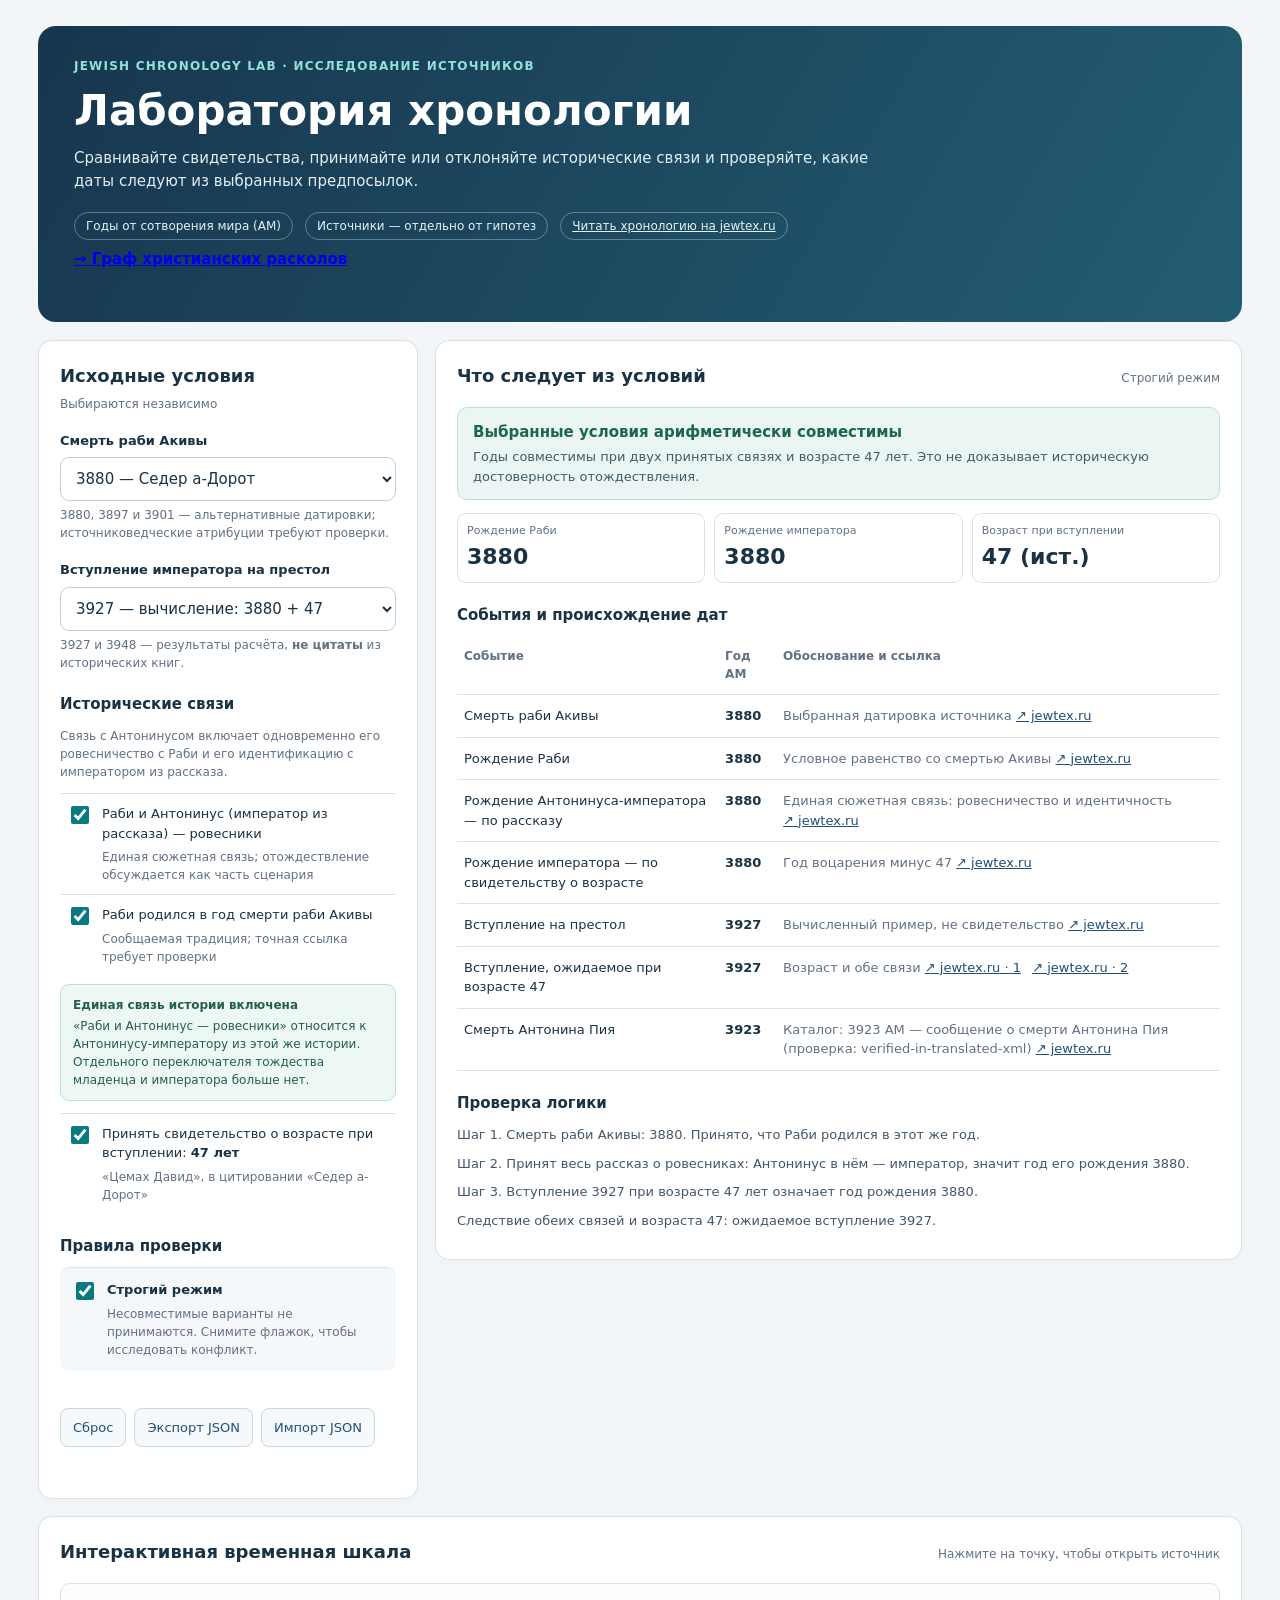
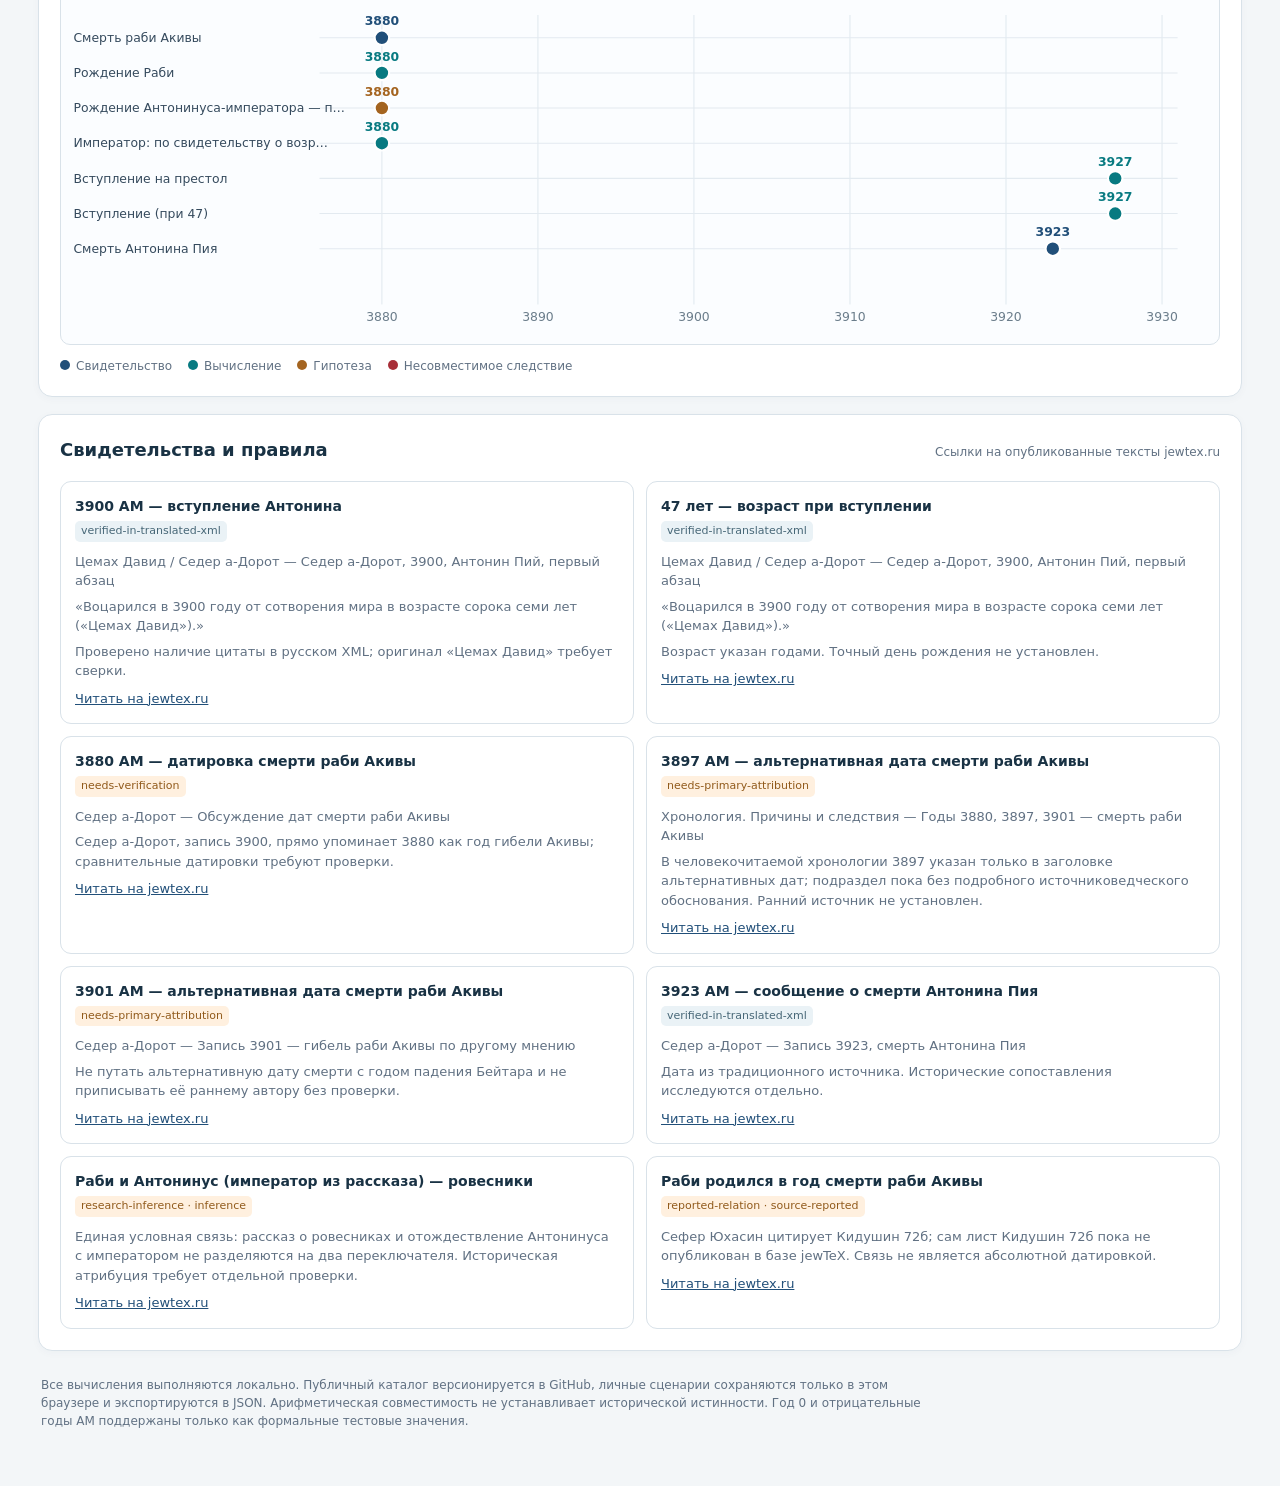
<file: index.html>
<!doctype html>
<html lang="ru">
<head>
<meta charset="utf-8">
<meta name="viewport" content="width=device-width,initial-scale=1">
<meta name="theme-color" content="#17354e">
<title>Лаборатория еврейской хронологии</title>
<link rel="stylesheet" href="./src/style.css">
<script type="module" src="./src/app.mjs"></script>
</head>
<body>
<main class="shell">
<header class="hero">
<div class="eyebrow">Jewish Chronology Lab · Исследование источников</div>
<h1>Лаборатория хронологии</h1>
<p>Сравнивайте свидетельства, принимайте или отклоняйте исторические связи и проверяйте, какие даты следуют из выбранных предпосылок.</p>
<div class="meta"><span>Годы от сотворения мира (АМ)</span><span>Источники — отдельно от гипотез</span><a href="https://jewtex.ru/open/lastov_ishayahu/chronos/chapter=3900/" target="_blank" rel="noopener noreferrer">Читать хронологию на jewtex.ru</a></div>
<p><a href="./christianity/" style="font-weight:700">→ Граф христианских расколов</a></p>
</header>
<div class="layout">
<section class="panel controls" aria-labelledby="controls-title">
<div class="section-heading"><h2 id="controls-title">Исходные условия</h2><span class="subtle">Выбираются независимо</span></div>
<div class="field"><label for="akiva">Смерть раби Акивы</label>
<select id="akiva"></select>
<div class="range-fields" id="akiva-custom-wrap" hidden><label>От <input id="akiva-min" type="number" min="-100000" max="100000" step="1"></label><label>До <input id="akiva-max" type="number" min="-100000" max="100000" step="1"></label></div>
<small>3880, 3897 и 3901 — альтернативные датировки; источниковедческие атрибуции требуют проверки.</small></div>
<div class="field"><label for="accession">Вступление императора на престол</label>
<select id="accession"></select>
<div class="range-fields" id="accession-custom-wrap" hidden><label>От <input id="accession-min" type="number" min="-100000" max="100000" step="1"></label><label>До <input id="accession-max" type="number" min="-100000" max="100000" step="1"></label></div>
<small>3927 и 3948 — результаты расчёта, <b>не цитаты</b> из исторических книг.</small></div>
<h3>Исторические связи</h3>
<p class="subtle">Связь с Антонинусом включает одновременно его ровесничество с Раби и его идентификацию с императором из рассказа.</p>
<div id="constraints"></div>
<div id="assumption-info" class="assumption-info" role="status" aria-live="polite"></div>
<label class="toggle" id="age-label"><input type="checkbox" id="source-age"><span>Принять свидетельство о возрасте при вступлении: <b>47 лет</b><small>«Цемах Давид», в цитировании «Седер а-Дорот»</small></span></label>
<h3>Правила проверки</h3>
<label class="toggle mode"><input type="checkbox" id="strict"><span><b>Строгий режим</b><small>Несовместимые варианты не принимаются. Снимите флажок, чтобы исследовать конфликт.</small></span></label>
<div id="ui-notice" class="notice" role="status" aria-live="polite"></div>
<div class="actions">
<button type="button" id="reset">Сброс</button>
<button type="button" id="export">Экспорт JSON</button>
<label class="import-button">Импорт JSON<input type="file" id="import" accept="application/json,.json"></label>
</div>
<div id="save-status" class="save-note" aria-live="polite"></div>
</section>
<section class="panel results" aria-labelledby="result-title">
<div class="section-heading"><h2 id="result-title">Что следует из условий</h2><span class="subtle" id="result-mode"></span></div>
<div id="status" role="status" aria-live="polite"></div>
<div class="stats">
<div class="stat"><small>Рождение Раби</small><strong id="rabbi-year">—</strong></div>
<div class="stat"><small>Рождение императора</small><strong id="emperor-year">—</strong></div>
<div class="stat"><small>Возраст при вступлении</small><strong id="age">—</strong></div>
</div>
<h3>События и происхождение дат</h3>
<div class="table-scroll"><table><thead><tr><th>Событие</th><th>Год АМ</th><th>Обоснование и ссылка</th></tr></thead><tbody id="rows"></tbody></table></div>
<h3>Проверка логики</h3><div id="explanation" class="explanation"></div>
</section>
<section class="panel full">
<div class="section-heading"><h2>Интерактивная временная шкала</h2><span class="subtle">Нажмите на точку, чтобы открыть источник</span></div>
<div class="timeline-scroll"><svg id="timeline" role="img" aria-label="Временная шкала дат по выбранным условиям" viewBox="0 0 1120 355"></svg></div>
<p class="legend"><span><i class="dot source-dot"></i>Свидетельство</span><span><i class="dot inferred-dot"></i>Вычисление</span><span><i class="dot hypothesis-dot"></i>Гипотеза</span><span><i class="dot conflict-dot"></i>Несовместимое следствие</span></p>
</section>
<section class="panel full">
<div class="section-heading"><h2>Свидетельства и правила</h2><span class="subtle">Ссылки на опубликованные тексты jewtex.ru</span></div>
<div id="sources" class="sources"></div>
</section>
</div>
<footer>Все вычисления выполняются локально. Публичный каталог версионируется в GitHub, личные сценарии сохраняются только в этом браузере и экспортируются в JSON. Арифметическая совместимость не устанавливает исторической истинности. Год 0 и отрицательные годы АМ поддержаны только как формальные тестовые значения.</footer>
</main>
</body></html>
</file>
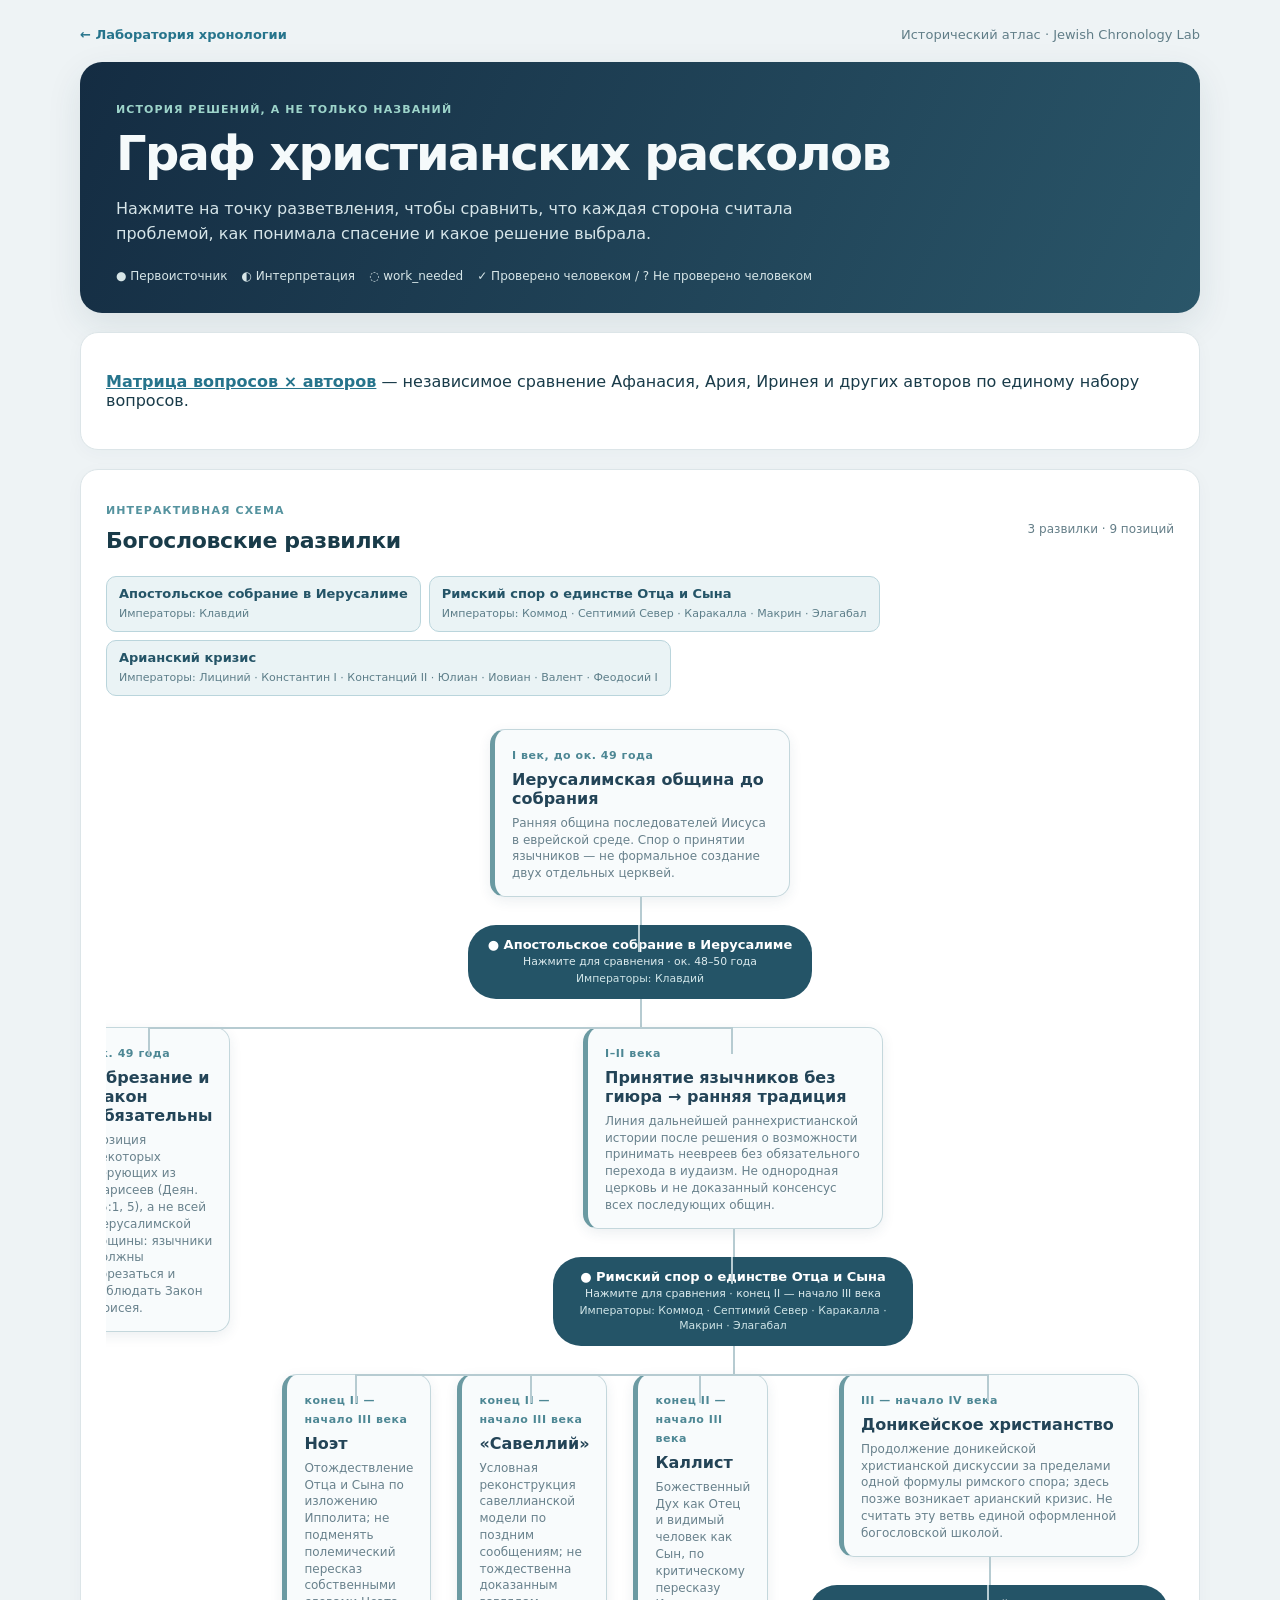
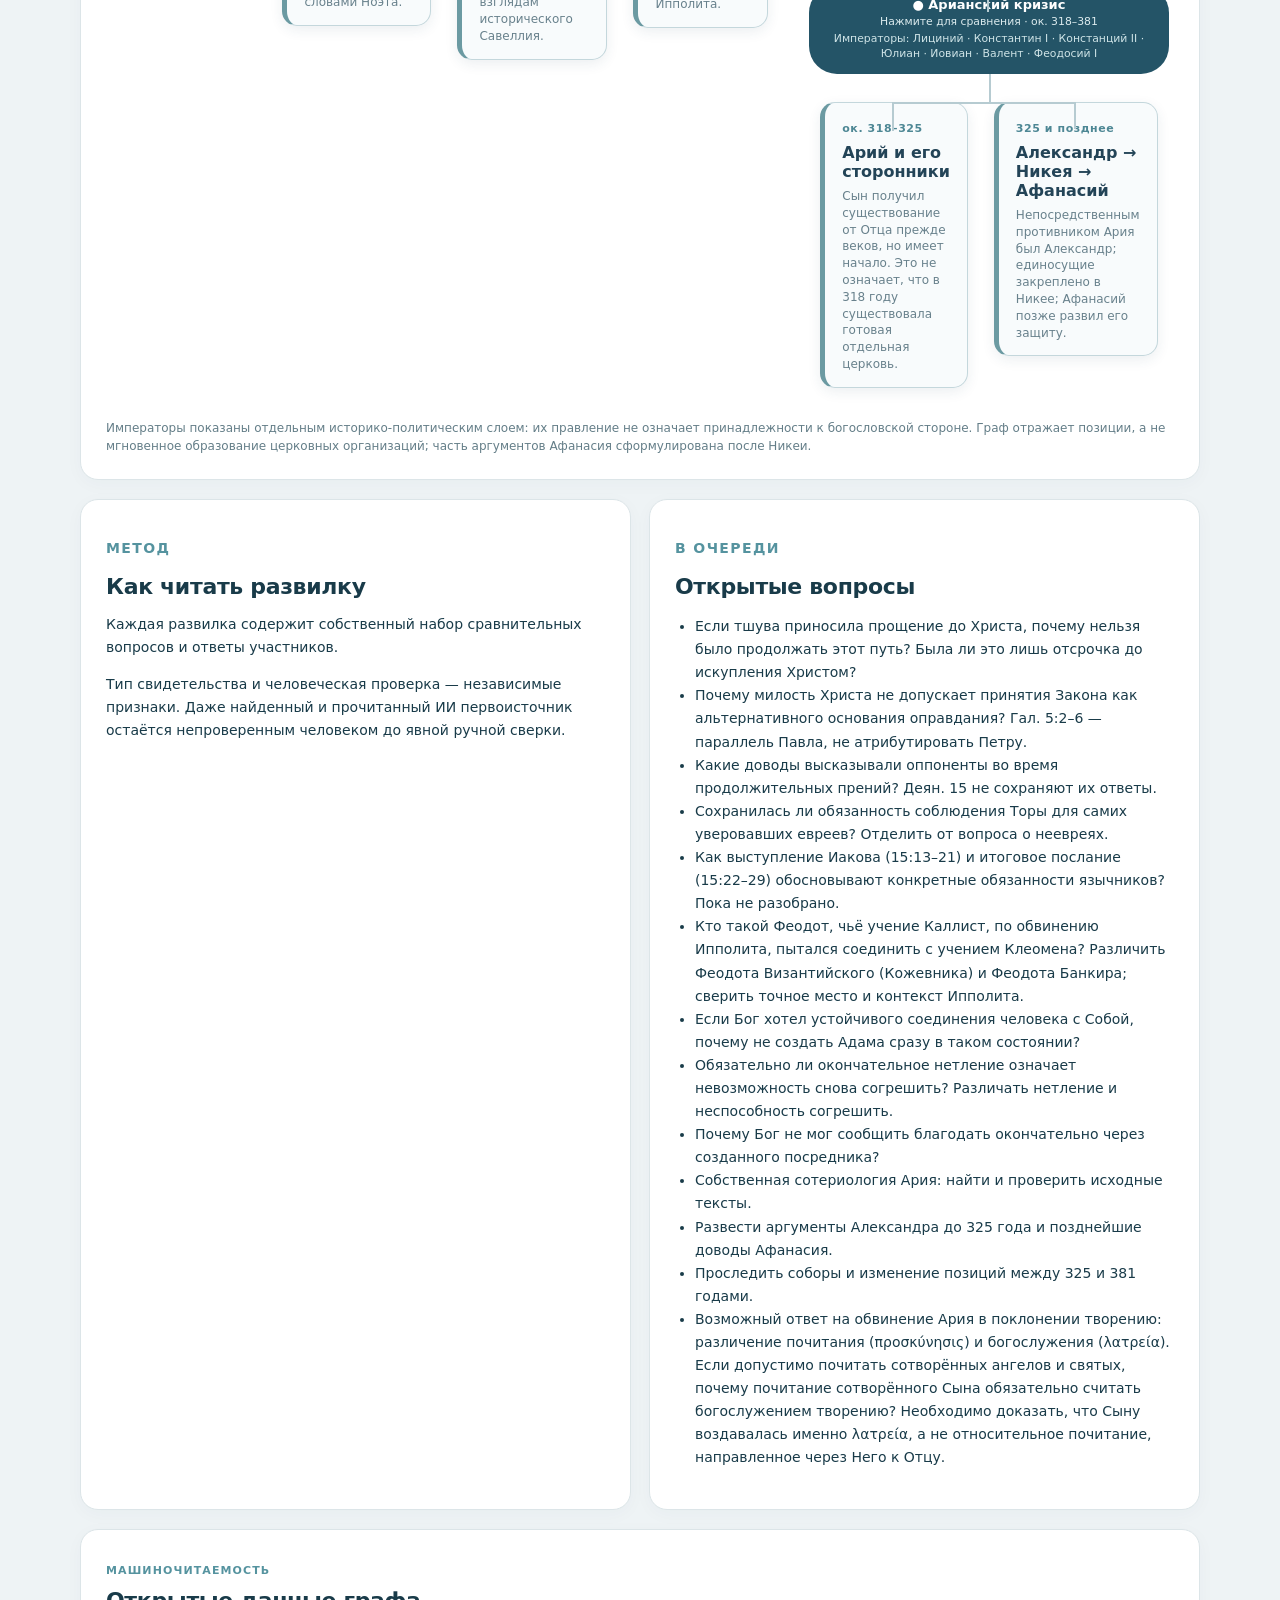
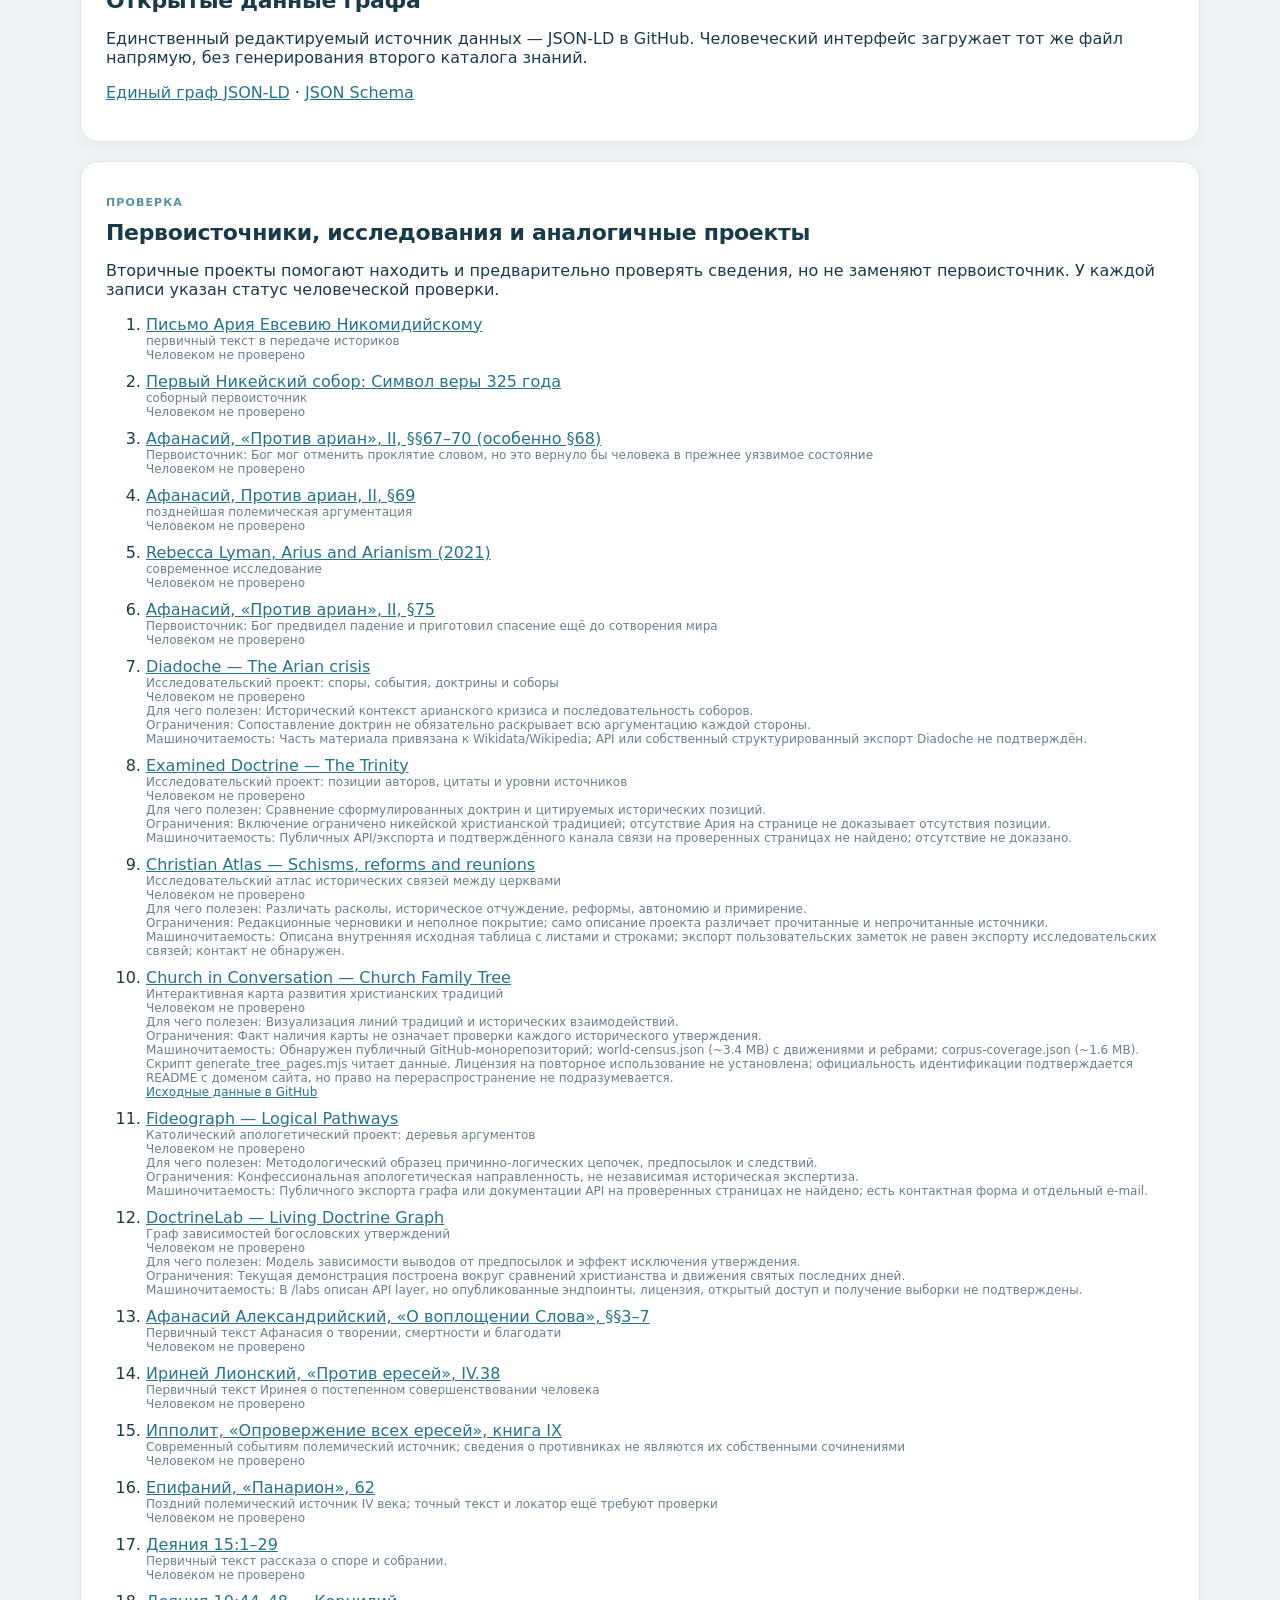
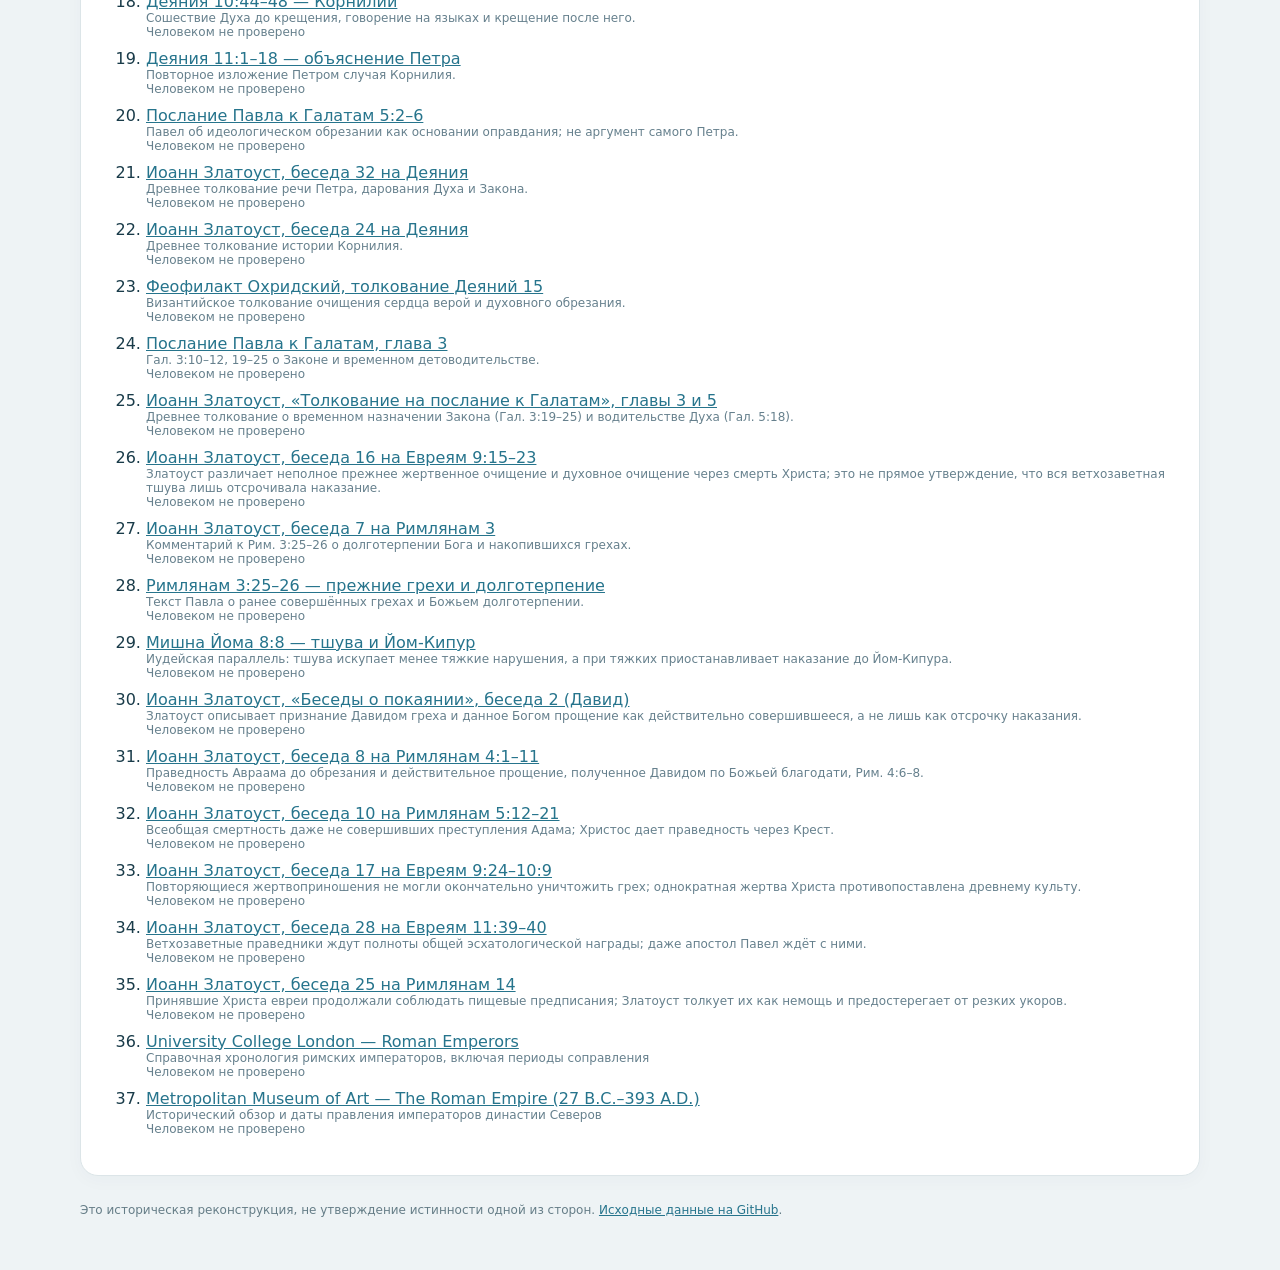
<file: christianity/index.html>
<!doctype html>
<html lang="ru"><head><meta charset="utf-8"><meta name="viewport" content="width=device-width,initial-scale=1">
<title>Граф христианских расколов · Лаборатория истории</title><link rel="stylesheet" href="./style.css?v=20261119-3">
<script type="module" src="./app.mjs?v=20261119-3"></script></head><body><main class="page">
<nav><a href="../">← Лаборатория хронологии</a><span>Исторический атлас · Jewish Chronology Lab</span></nav>
<header class="hero"><p class="eyebrow">История решений, а не только названий</p><h1>Граф христианских расколов</h1>
<p>Нажмите на точку разветвления, чтобы сравнить, что каждая сторона считала проблемой, как понимала спасение и какое решение выбрала.</p>
<div class="legend"><span>● Первоисточник</span><span>◐ Интерпретация</span><span>◌ work_needed</span><span>✓ Проверено человеком / ? Не проверено человеком</span></div></header>
<section class="panel"><p><a href="./matrix.html"><strong>Матрица вопросов × авторов</strong></a> — независимое сравнение Афанасия, Ария, Иринея и других авторов по единому набору вопросов.</p></section>
<section class="panel"><div class="heading"><div><p class="eyebrow">Интерактивная схема</p><h2>Богословские развилки</h2></div><small id="graph-coverage">Граф и полосы императоров прокручиваются по горизонтали</small></div>
<div id="split-index" class="split-index" aria-label="Доступные богословские развилки">Загрузка…</div>
<div class="scroll-graph" tabindex="0" aria-label="Интерактивный граф исторических позиций"><div id="graph">Загрузка…</div></div>
<p class="disclaimer">Императоры показаны отдельным историко-политическим слоем: их правление не означает принадлежности к богословской стороне. Граф отражает позиции, а не мгновенное образование церковных организаций; часть аргументов Афанасия сформулирована после Никеи.</p></section>
<div class="twocol"><section class="panel"><p class="eyebrow">Метод</p><h2>Как читать развилку</h2><p>Каждая развилка содержит собственный набор сравнительных вопросов и ответы участников.</p><p>Тип свидетельства и человеческая проверка — независимые признаки. Даже найденный и прочитанный ИИ первоисточник остаётся непроверенным человеком до явной ручной сверки.</p></section>
<section class="panel"><p class="eyebrow">В очереди</p><h2>Открытые вопросы</h2><ul id="todo"></ul></section></div>
<section class="panel"><p class="eyebrow">Машиночитаемость</p><h2>Открытые данные графа</h2><p>Единственный редактируемый источник данных — JSON-LD в GitHub. Человеческий интерфейс загружает тот же файл напрямую, без генерирования второго каталога знаний.</p><p><a href="./data/graph.jsonld" type="application/ld+json">Единый граф JSON-LD</a> · <a href="./data/schema.json">JSON Schema</a></p></section><section class="panel"><p class="eyebrow">Проверка</p><h2>Первоисточники, исследования и аналогичные проекты</h2><p>Вторичные проекты помогают находить и предварительно проверять сведения, но не заменяют первоисточник. У каждой записи указан статус человеческой проверки.</p><ol id="sources"></ol></section>
<footer>Это историческая реконструкция, не утверждение истинности одной из сторон. <a href="https://github.com/Ishayahu/jewish-chrono/tree/main/christianity">Исходные данные на GitHub</a>.</footer></main>
<dialog id="dialog" aria-labelledby="dialog-title"><div class="dialog-content"><div class="heading"><div><p class="eyebrow" id="dialog-subtitle"></p><h2 id="dialog-title"></h2></div><button class="close" id="close" type="button" aria-label="Закрыть">×</button></div><div id="dialog-body"></div></div></dialog>
</body></html>
</file>
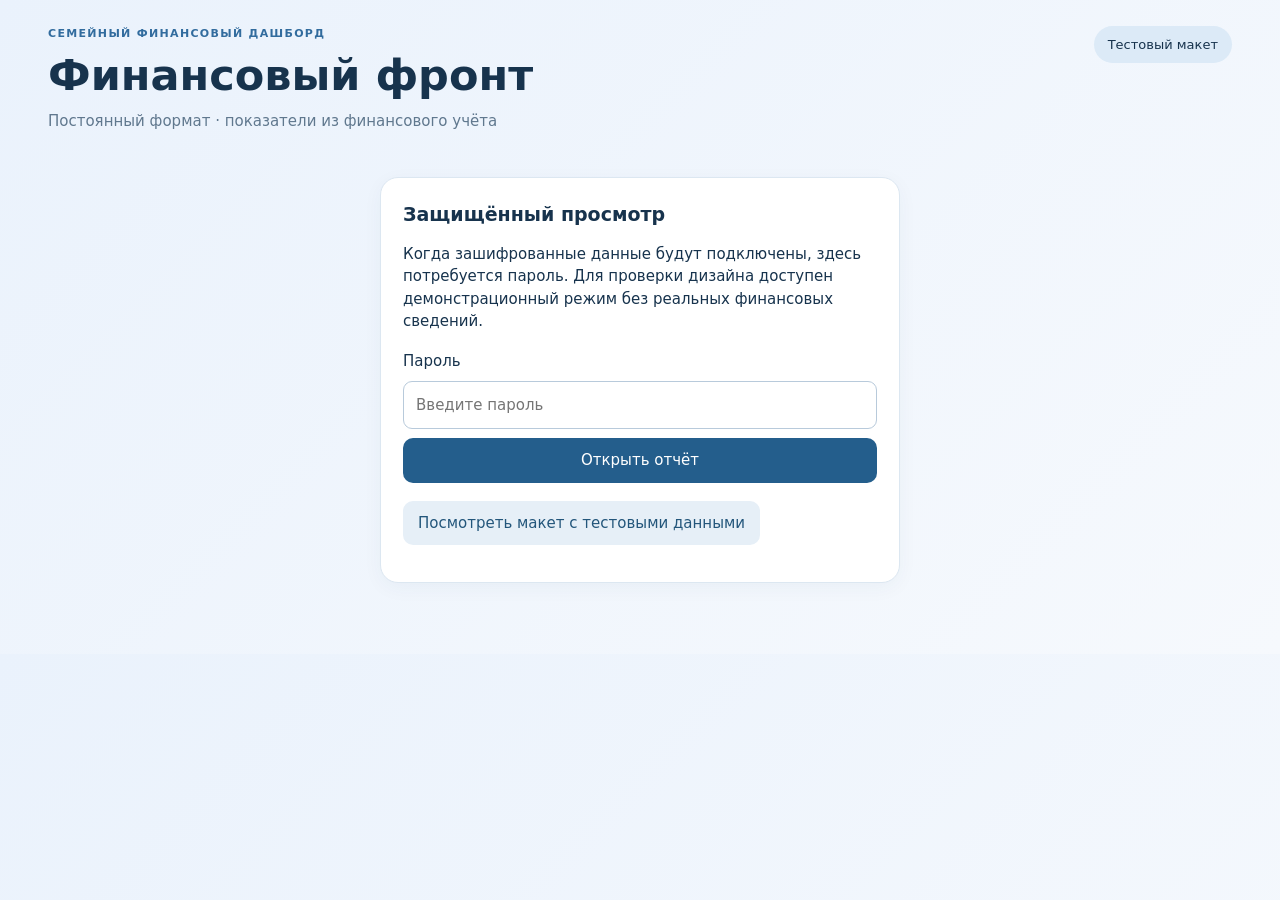
<file: finance/index.html>
<!doctype html>
<html lang="ru"><head><meta charset="utf-8"><meta name="viewport" content="width=device-width,initial-scale=1"><meta name="referrer" content="no-referrer"><meta http-equiv="Content-Security-Policy" content="default-src 'none'; script-src 'self'; style-src 'self'; connect-src 'self'; img-src 'self'; base-uri 'none'; form-action 'none'"><title>Финансовый фронт семьи</title><link rel="stylesheet" href="./style.css?v=rolling-cycle-1"></head>
<body><main class="wrap"><header><div><div class="eyebrow">СЕМЕЙНЫЙ ФИНАНСОВЫЙ ДАШБОРД</div><h1>Финансовый фронт</h1><p>Постоянный формат · показатели из финансового учёта</p></div><span id="date" class="date">Тестовый макет</span></header>
<section id="gate" class="gate panel"><h2>Защищённый просмотр</h2><p>Когда зашифрованные данные будут подключены, здесь потребуется пароль. Для проверки дизайна доступен демонстрационный режим без реальных финансовых сведений.</p><form id="unlock"><label for="password">Пароль</label><input id="password" type="password" autocomplete="off" placeholder="Введите пароль" required><button>Открыть отчёт</button></form><button id="demo" class="secondary">Посмотреть макет с тестовыми данными</button><p id="error" class="error" role="alert"></p></section>
<section id="board" hidden><div id="demoNotice" class="notice" hidden>ДЕМОНСТРАЦИЯ — все суммы на этой странице вымышленные. Реальные данные ещё не подключены.</div>
<div class="day-first"><article class="panel"><h2>Дневной план</h2><div class="statrow"><div><span class="label">Цель</span><div class="large" id="dayTarget"></div></div><div><span class="label">Дополнительно получено</span><div class="large" id="dayReceived"></div></div></div><div class="progress"><div id="dayFill"></div></div><div class="spread"><small>Исполнение дневной цели</small><b id="dayShortfall"></b></div></article></div>
<div class="hero"><article class="panel"><span class="label">Общий прогнозный дефицит бюджета</span><div class="big negative" id="deficit"></div><small>Переходящий дефицит + плановый результат цикла с учётом уже исполненных операций; не прибавлять к долгам.</small></article><article class="panel"><span class="label">Дефицит семьи · Мои!C68</span><div class="big" id="familyDeficit"></div><small>Текущий показатель семейного дефицита по отдельной нулевой точке учёта; не прибавлять к долгам.</small></article><article class="panel"><span class="label">Рублёвые долги</span><div class="big" id="rubDebt"></div><small>Источники финансирования, без повторного учёта дефицита</small></article></div>
<div class="savings-row"><article class="panel"><h2>Копилка · ГМАХ МЕОЦ</h2><div class="statrow"><div><span class="label">Цель — остаток долга</span><div class="large" id="usdDebt"></div></div><div><span class="label">Накоплено, эквивалент</span><div class="large" id="usdSaved"></div></div></div><div class="progress"><div id="debtFill"></div></div><div class="spread"><b id="debtPercent"></b><small>Курс для оценки: <span id="rate"></span></small></div><div class="details"><div><strong>Всего в копилках</strong> <b id="savedRub"></b></div><div id="savingsBreakdown"></div></div><small>Копилки: Т-Банк (Мои!C50) и Сбербанк (Мои!C57). Считаем, что все выделенные средства уже переведены. Накопления не считаются погашением долга до фактического платежа кредитору.</small></article></div>
<section class="panel"><h2>Бюджет: текущий и два следующих цикла</h2><p class="muted">Текущий цикл выделен отдельно. Ниже — два будущих цикла; зелёная полоса показывает остаток лимита.</p><div id="cycles" class="cyclegrid"></div></section>
<div class="twocol"><article class="panel"><h2>Очередь погашения</h2><div id="debts"></div><small>Рассрочки оплачиваются по срокам, независимо от очереди.</small></article><article class="panel"><h2>Целевые накопления детям</h2><div id="children"></div><p class="muted">Это финансовые цели, не задолженность.</p><h2>Рассрочки</h2><div id="installments"></div></article></div><footer>Источник: сохранённый LibreOffice Calc · Время данных: <span id="asof"></span> · <button id="lock" class="textbutton">Закрыть отчёт</button></footer></section></main><script type="module" src="./app.js?v=calc-debts-savings-20261123-v2"></script></body></html>
</file>
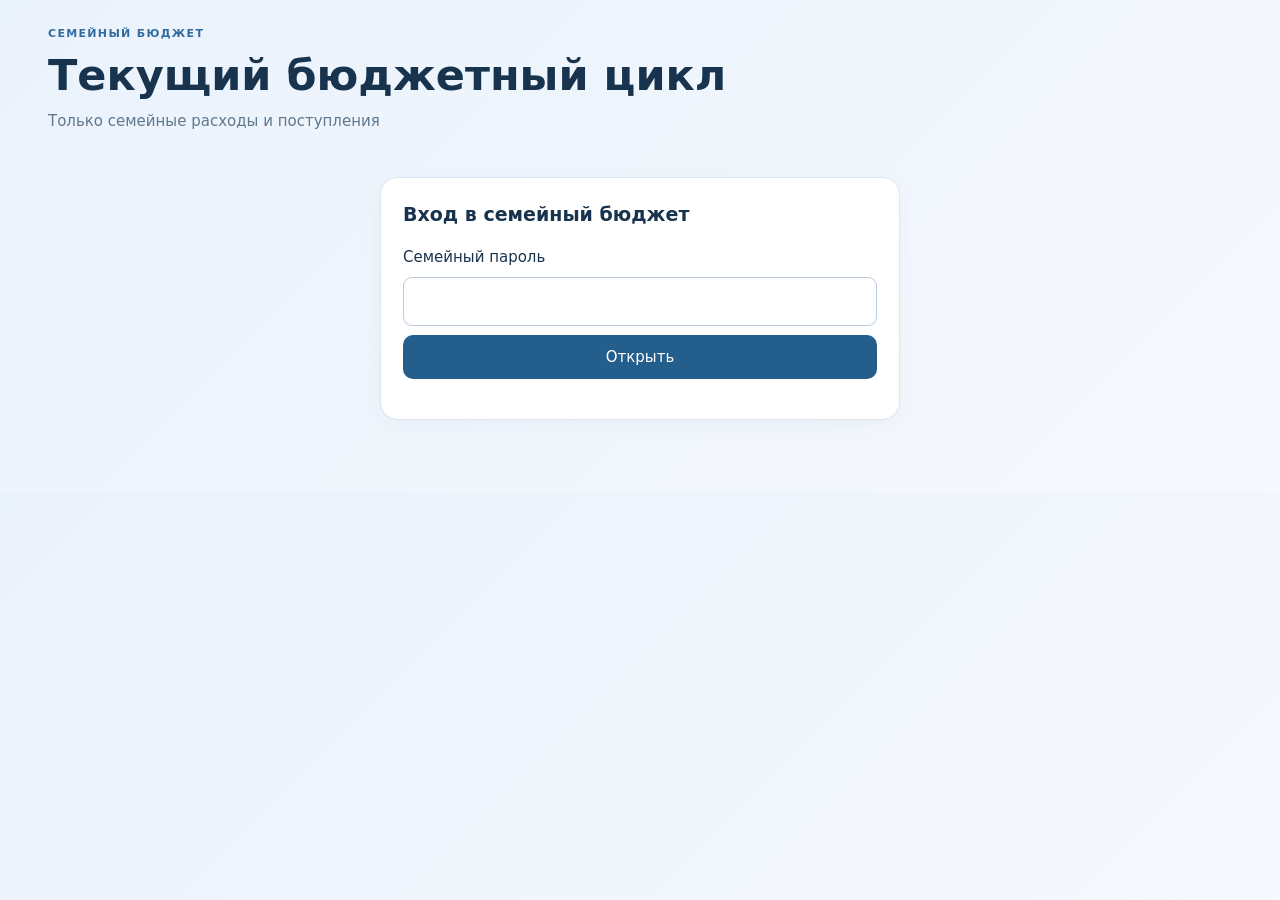
<file: finance/family/index.html>
<!doctype html>
<html lang="ru"><head><meta charset="utf-8"><meta name="viewport" content="width=device-width,initial-scale=1"><meta name="referrer" content="no-referrer"><meta http-equiv="Content-Security-Policy" content="default-src 'none'; script-src 'self'; style-src 'self'; connect-src 'self'; img-src 'self'; base-uri 'none'; form-action 'none'"><title>Семейный бюджет</title><link rel="stylesheet" href="../style.css?v=family-budget-bars-20261123"></head>
<body><main class="wrap"><header><div><div class="eyebrow">СЕМЕЙНЫЙ БЮДЖЕТ</div><h1>Текущий бюджетный цикл</h1><p>Только семейные расходы и поступления</p></div></header>
<section id="gate" class="gate panel"><h2>Вход в семейный бюджет</h2><form id="unlock"><label for="password">Семейный пароль</label><input id="password" type="password" autocomplete="off" required><button>Открыть</button></form><p id="error" class="error" role="alert"></p></section>
<section id="board" hidden><p class="muted">Данные на <span id="asof"></span></p><div id="empty" class="panel" hidden>Текущий бюджетный цикл ещё не начался. Бюджет появится вечером 21 ноября.</div><section id="current" class="panel" hidden><h2 id="label"></h2><div id="summary"></div><h2>Лимиты по категориям</h2><p class="muted">Зелёная полоса показывает долю оставшегося лимита каждой категории. Если фактический расход неизвестен, показывается только лимит.</p><div id="categories"></div></section><footer><button id="lock" class="textbutton">Закрыть отчёт</button></footer></section>
</main><script type="module" src="./app.js?v=family-budget-bars-20261123"></script></body></html>
</file>
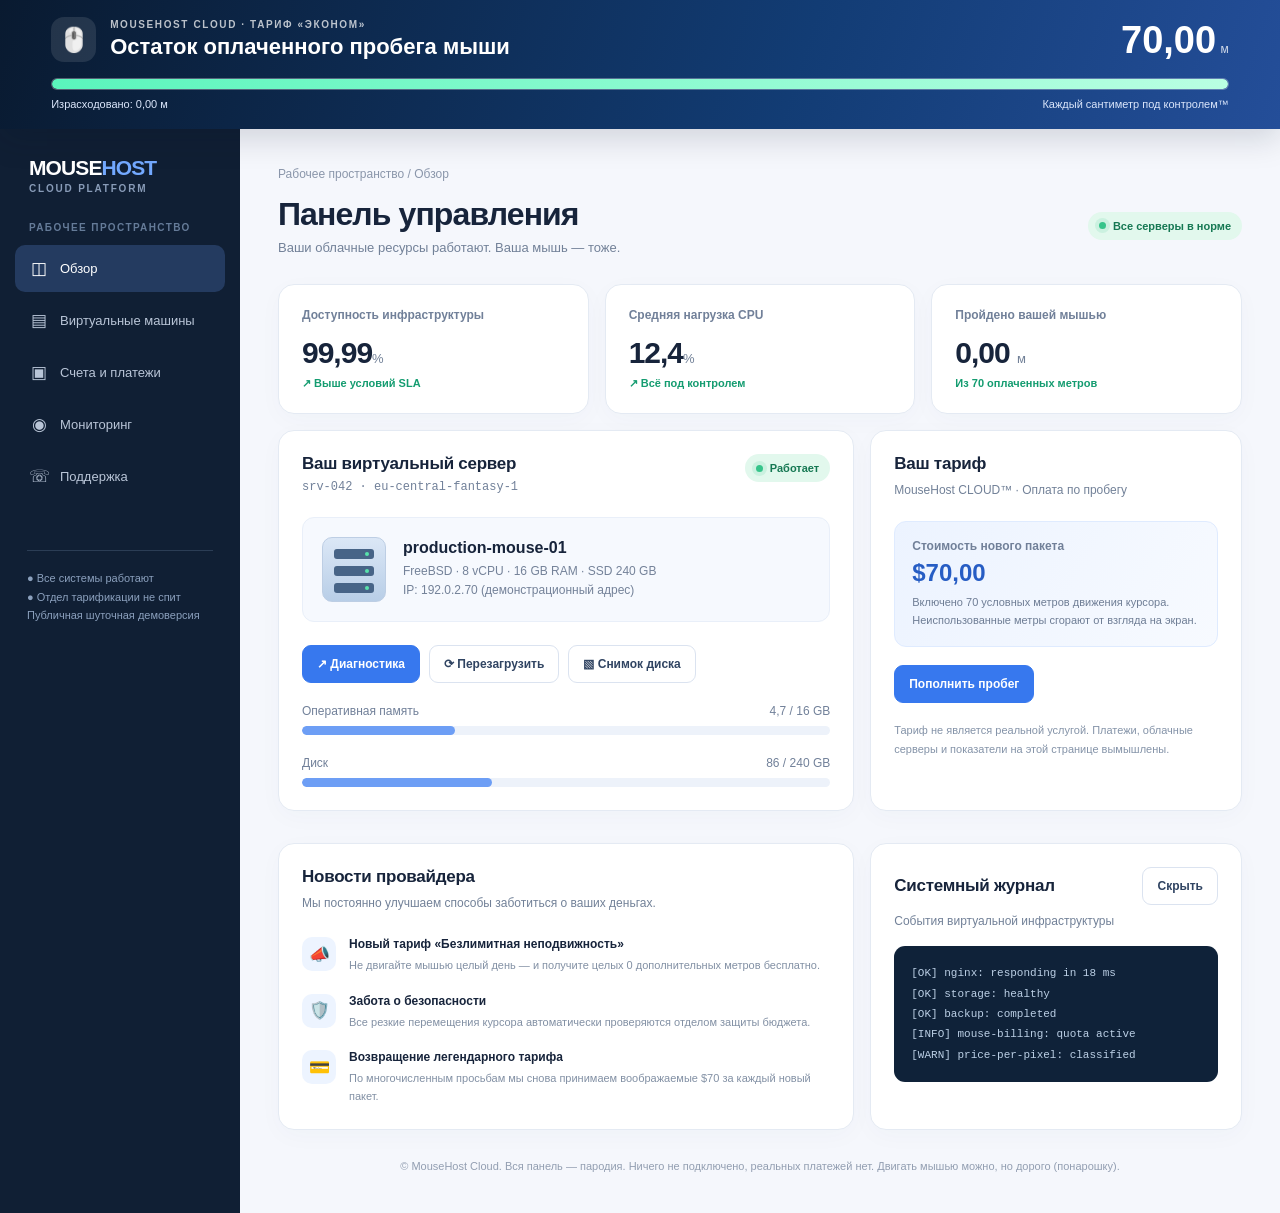
<file: src/mouse-quota/index.html>
<!doctype html>
<html lang="ru">
<head>
  <meta charset="utf-8">
  <meta name="viewport" content="width=device-width, initial-scale=1">
  <meta name="theme-color" content="#09192c">
  <meta name="description" content="MouseHost Cloud — панель управления с оплатой каждого движения мыши. Шуточная демонстрация.">
  <title>MouseHost Cloud — Панель управления</title>
  <style>
    :root { color-scheme: light; font-family: Inter, -apple-system, BlinkMacSystemFont, "Segoe UI", Arial, sans-serif; --navy:#0a1b30; --blue:#437df5; --ink:#17243b; --muted:#728198; --border:#e4eaf3; --bg:#f5f7fc; }
    * { box-sizing: border-box; }
    html { scroll-behavior: smooth; }
    body { margin: 0; background: var(--bg); color: var(--ink); min-height: 100vh; }
    button { font: inherit; cursor: pointer; }
    button:focus-visible, a:focus-visible { outline: 3px solid #76adff; outline-offset: 3px; }
    .quota { position: sticky; top: 0; z-index: 15; padding: 17px clamp(16px,4vw,54px) 19px; color: #fff; background: linear-gradient(108deg,#091a30 0%,#123c74 62%,#244e99 100%); box-shadow: 0 10px 30px #07132626; }
    .quota-top { display:flex; align-items:center; justify-content:space-between; gap:22px; max-width:1450px; margin:auto; }
    .quota-title { display:flex; gap:14px; align-items:center; min-width:0; }
    .quota-icon { flex:0 0 45px; width:45px; height:45px; display:grid; place-items:center; border-radius:13px; background:#ffffff1b; font-size:24px; }
    .eyebrow { text-transform:uppercase; font-size:10px; letter-spacing:1.6px; font-weight:800; opacity:.72; }
    h1,h2,h3,p { margin:0; }
    .quota h1 { font-size:clamp(15px,1.8vw,22px); margin-top:4px; font-weight:730; }
    .quota-numbers { text-align:right; white-space:nowrap; }
    .quota-numbers strong { font-size:clamp(25px,3.2vw,38px); line-height:1; font-variant-numeric:tabular-nums; }
    .quota-numbers small { font-size:12px; opacity:.78; }
    .progress { overflow:hidden; max-width:1450px; margin:16px auto 8px; height:12px; border:1px solid #ffffff2b; border-radius:20px; background:#ffffff28; }
    .progress > div { height:100%; width:100%; border-radius:20px; transition:width .1s linear,background .3s; background:linear-gradient(90deg,#5af5bc,#b9ffe2); box-shadow:0 0 18px #64efaf66; }
    .quota-foot { display:flex; gap:10px; justify-content:space-between; max-width:1450px; margin:auto; color:#dbe6fb; font-size:11px; }
    .shell { display:grid; grid-template-columns:240px minmax(0,1fr); min-height:calc(100vh - 132px); }
    aside { background:#101f34; color:#aebdd2; padding:27px 15px 20px; }
    .brand { color:#fff; font-size:21px; font-weight:850; letter-spacing:-.9px; padding:0 14px 28px; }
    .brand span { color:#73a9ff; }
    .brand small { display:block; color:#889bb7; font-size:10px; letter-spacing:1.8px; font-weight:700; margin-top:3px; }
    .nav-label { padding:0 14px 12px; letter-spacing:1.4px; font-size:10px; font-weight:800; color:#657b98; }
    .nav { display:grid; gap:5px; }
    .nav button { display:flex; align-items:center; gap:11px; text-align:left; border:0; border-radius:10px; color:#b9c5d7; background:transparent; padding:13px 14px; width:100%; font-size:13px; }
    .nav button:hover,.nav button[aria-current="page"] { background:#243b60; color:#fff; }
    .nav .symbol { font-size:17px; width:20px; text-align:center; }
    .aside-footer { margin:50px 12px 0; font-size:11px; color:#8ba0bd; line-height:1.7; padding-top:18px; border-top:1px solid #2b3d55; }
    main { padding:clamp(20px,3vw,38px); max-width:1250px; width:100%; margin:auto; }
    .crumbs { font-size:12px; color:#8a96aa; margin-bottom:15px; }
    .topline { display:flex; align-items:center; justify-content:space-between; gap:16px; flex-wrap:wrap; margin-bottom:29px; }
    .topline h2 { font-size:clamp(25px,3vw,32px); letter-spacing:-.9px; }
    .topline p { color:var(--muted); font-size:13px; margin-top:7px; }
    .tag { display:inline-flex; align-items:center; gap:7px; border-radius:50px; padding:8px 11px; color:#167853; background:#e2f8ed; font-size:11px; font-weight:800; }
    .dot { width:7px; height:7px; border-radius:50%; background:#36c48a; box-shadow:0 0 0 4px #36c48a22; }
    .grid { display:grid; grid-template-columns:repeat(3,minmax(0,1fr)); gap:16px; }
    .card { background:#fff; border:1px solid var(--border); border-radius:16px; box-shadow:0 6px 25px #243a5e07; padding:23px; min-width:0; }
    .card-title { font-size:12px; font-weight:700; color:#718099; }
    .stat { margin:14px 0 7px; font-size:30px; letter-spacing:-1px; font-weight:800; }
    .stat small { color:var(--muted); font-weight:500; font-size:13px; letter-spacing:0; }
    .trend { color:#149c70; font-size:11px; font-weight:700; }
    .section { display:grid; grid-template-columns:minmax(0,1.55fr) minmax(250px,1fr); gap:16px; margin-top:16px; }
    .card h3 { font-size:17px; letter-spacing:-.25px; }
    .sub { color:var(--muted); font-size:12px; line-height:1.6; margin-top:7px; }
    .server-head { display:flex; justify-content:space-between; align-items:flex-start; flex-wrap:wrap; gap:14px; }
    .server-id { margin-top:6px; color:#718099; font-family:ui-monospace,SFMono-Regular,Consolas,monospace; font-size:12px; }
    .server { display:flex; gap:17px; align-items:center; margin:23px 0; padding:19px; background:#f6f9fe; border:1px solid #e9eff9; border-radius:12px; }
    .server-art { width:64px; height:65px; border:1px solid #bdcee4; border-radius:10px; background:linear-gradient(#dbe7f6,#b8cee7); padding:11px; flex:0 0 auto; }
    .server-art div { border-radius:3px; background:#476487; margin-bottom:7px; height:10px; position:relative; }
    .server-art div:after { content:""; position:absolute; right:5px; top:3px; background:#58e2ab; border-radius:50%; width:4px; height:4px; }
    .server-name { font-weight:780; margin-bottom:5px; }
    .server-desc { color:#748299; font-size:12px; line-height:1.6; }
    .actions { display:flex; gap:9px; flex-wrap:wrap; }
    .btn { background:#fff; color:#304462; border:1px solid #dbe3f0; padding:11px 14px; border-radius:9px; font-size:12px; font-weight:800; }
    .btn:hover { background:#f3f7ff; border-color:#a9bee8; }
    .btn-primary { background:#3778ee; color:white; border-color:#3778ee; }
    .btn-primary:hover { background:#2361d5; color:white; }
    .bill { margin-top:21px; background:linear-gradient(120deg,#ecf3ff,#f7faff); border:1px solid #dfebff; border-radius:12px; padding:17px; }
    .bill strong { display:block; color:#275dc4; margin-top:6px; font-size:24px; }
    .bill p { font-size:11px; color:#6e7d95; line-height:1.6; margin-top:7px; }
    .bill-note { margin-top:18px; font-size:11px; color:#8493a8; line-height:1.65; }
    .meter-row { margin:21px 0 0; }
    .meter-label { display:flex; justify-content:space-between; margin-bottom:8px; font-size:12px; color:#718099; }
    .mini-track { background:#edf2fa; border-radius:20px; overflow:hidden; height:9px; }
    .mini-track div { height:100%; background:#6d9ef5; border-radius:20px; }
    .updates { margin-top:16px; }
    .updates-list { display:grid; gap:19px; margin-top:24px; }
    .news { display:flex; gap:13px; align-items:flex-start; }
    .news-ico { display:grid; place-items:center; width:34px; height:34px; flex:0 0 auto; border-radius:10px; background:#edf4ff; font-size:17px; }
    .news strong { font-size:12px; display:block; }
    .news p { margin-top:6px; color:#8290a4; font-size:11px; line-height:1.6; }
    .log { margin-top:16px; }
    .log-head { display:flex; justify-content:space-between; align-items:center; gap:10px; }
    pre { background:#0f2239; color:#bcd0e6; border-radius:11px; padding:17px; overflow:auto; font-size:11px; line-height:1.85; margin:15px 0 0; white-space:pre-wrap; word-break:break-word; }
    pre[hidden] { display:none; }
    .foot { margin:28px 0 0; text-align:center; color:#929eb1; font-size:11px; line-height:1.6; }
    .overlay { position:fixed; inset:0; display:grid; place-items:center; z-index:99; padding:16px; background:#081527c9; backdrop-filter:blur(9px); }
    .overlay[hidden] { display:none; }
    .dialog { width:min(100%,520px); text-align:center; background:#fff; border:1px solid #e8eaf2; border-radius:22px; padding:clamp(25px,5vw,42px); box-shadow:0 25px 100px #0008; }
    .warning { display:grid; place-items:center; width:72px; height:72px; border-radius:19px; margin:auto auto 21px; font-size:33px; background:#fff0e9; }
    .dialog h2 { font-size:clamp(23px,3vw,31px); letter-spacing:-.8px; line-height:1.2; }
    .dialog p { color:#66758d; line-height:1.65; margin-top:14px; font-size:14px; }
    .amount { margin:22px 0 8px; font-size:48px; font-weight:850; letter-spacing:-2px; color:#142b50; }
    .dialog .btn { width:100%; padding:16px; margin-top:14px; font-size:14px; }
    .dialog .note { font-size:11px; margin-top:14px; }
    .toast { position:fixed; right:22px; bottom:22px; max-width:min(370px,calc(100vw - 44px)); z-index:110; background:#12243c; color:#fff; border-radius:12px; box-shadow:0 15px 45px #08152744; padding:15px 18px; line-height:1.5; font-size:13px; }
    .toast[hidden] { display:none; }
    .critical .progress > div { background:linear-gradient(90deg,#ff9b64,#ff5252); box-shadow:0 0 18px #ff646455; }
    @media(max-width:880px) { .shell { grid-template-columns:1fr; } aside { display:none; } .section { grid-template-columns:1fr; } }
    @media(max-width:600px) { .quota { padding:12px 16px; } .quota-title { gap:8px; } .quota-icon { display:none; } .quota-foot { font-size:10px; } .grid { grid-template-columns:1fr; gap:10px; } .stat { font-size:26px; } .card { padding:19px; } .quota-numbers strong { font-size:26px; } .quota h1 { font-size:15px; } }
    @media(prefers-reduced-motion:reduce) { *,*:before,*:after { scroll-behavior:auto!important; transition:none!important; } }
  </style>
</head>
<body>
  <header class="quota" id="quota">
    <div class="quota-top">
      <div class="quota-title">
        <span class="quota-icon" aria-hidden="true">🖱️</span>
        <div><div class="eyebrow">MouseHost Cloud · Тариф «Эконом»</div><h1>Остаток оплаченного пробега мыши</h1></div>
      </div>
      <div class="quota-numbers"><strong id="remaining">70,00</strong> <small>м</small></div>
    </div>
    <div class="progress" id="track" role="progressbar" aria-label="Остаток оплаченного движения мыши" aria-valuemin="0" aria-valuemax="70" aria-valuenow="70"><div id="fill"></div></div>
    <div class="quota-foot"><span id="spent">Израсходовано: 0,00 м</span><span>Каждый сантиметр под контролем™</span></div>
  </header>

  <div class="shell">
    <aside aria-label="Меню демо-панели">
      <div class="brand">MOUSE<span>HOST</span><small>CLOUD PLATFORM</small></div>
      <div class="nav-label">РАБОЧЕЕ ПРОСТРАНСТВО</div>
      <nav class="nav" id="navigation">
        <button aria-current="page" data-section="Обзор" type="button"><span class="symbol">◫</span> Обзор</button>
        <button data-section="Виртуальные машины" type="button"><span class="symbol">▤</span> Виртуальные машины</button>
        <button data-section="Счета и платежи" type="button"><span class="symbol">▣</span> Счета и платежи</button>
        <button data-section="Мониторинг" type="button"><span class="symbol">◉</span> Мониторинг</button>
        <button data-section="Поддержка" type="button"><span class="symbol">☏</span> Поддержка</button>
      </nav>
      <div class="aside-footer">● Все системы работают<br>● Отдел тарификации не спит<br>Публичная шуточная демоверсия</div>
    </aside>

    <main>
      <div class="crumbs">Рабочее пространство / <span id="crumb">Обзор</span></div>
      <div class="topline">
        <div><h2 id="page-title">Панель управления</h2><p id="page-description">Ваши облачные ресурсы работают. Ваша мышь — тоже.</p></div>
        <span class="tag"><span class="dot"></span><span id="health">Все серверы в норме</span></span>
      </div>

      <div class="grid">
        <section class="card"><div class="card-title">Доступность инфраструктуры</div><div class="stat">99,99<small>%</small></div><div class="trend">↗ Выше условий SLA</div></section>
        <section class="card"><div class="card-title">Средняя нагрузка CPU</div><div class="stat">12,4<small>%</small></div><div class="trend">↗ Всё под контролем</div></section>
        <section class="card"><div class="card-title">Пройдено вашей мышью</div><div class="stat"><span id="distance">0,00</span> <small>м</small></div><div class="trend" id="distance-description">Отслеживание включено</div></section>
      </div>

      <div class="section">
        <section class="card">
          <div class="server-head">
            <div><h3>Ваш виртуальный сервер</h3><div class="server-id">srv-042 · eu-central-fantasy-1</div></div>
            <span class="tag"><span class="dot"></span><span id="server-state">Работает</span></span>
          </div>
          <div class="server">
            <div class="server-art" aria-hidden="true"><div></div><div></div><div></div></div>
            <div><div class="server-name">production-mouse-01</div><div class="server-desc">FreeBSD · 8 vCPU · 16 GB RAM · SSD 240 GB<br>IP: 192.0.2.70 (демонстрационный адрес)</div></div>
          </div>
          <div class="actions">
            <button class="btn btn-primary" id="diagnose" type="button">↗ Диагностика</button>
            <button class="btn" id="restart" type="button">⟳ Перезагрузить</button>
            <button class="btn" id="snapshot" type="button">▧ Снимок диска</button>
          </div>
          <div class="meter-row"><div class="meter-label"><span>Оперативная память</span><span>4,7 / 16 GB</span></div><div class="mini-track"><div style="width:29%"></div></div></div>
          <div class="meter-row"><div class="meter-label"><span>Диск</span><span>86 / 240 GB</span></div><div class="mini-track"><div style="width:36%"></div></div></div>
        </section>
        <section class="card">
          <h3>Ваш тариф</h3><p class="sub">MouseHost CLOUD™ · Оплата по пробегу</p>
          <div class="bill"><div class="card-title">Стоимость нового пакета</div><strong>$70,00</strong><p>Включено 70 условных метров движения курсора. Неиспользованные метры сгорают от взгляда на экран.</p></div>
          <div class="actions" style="margin-top:18px"><button class="btn btn-primary" id="billing" type="button">Пополнить пробег</button></div>
          <p class="bill-note">Тариф не является реальной услугой. Платежи, облачные серверы и показатели на этой странице вымышлены.</p>
        </section>
      </div>

      <div class="section">
        <section class="card updates">
          <h3>Новости провайдера</h3><p class="sub">Мы постоянно улучшаем способы заботиться о ваших деньгах.</p>
          <div class="updates-list">
            <div class="news"><div class="news-ico">📣</div><div><strong>Новый тариф «Безлимитная неподвижность»</strong><p>Не двигайте мышью целый день — и получите целых 0 дополнительных метров бесплатно.</p></div></div>
            <div class="news"><div class="news-ico">🛡️</div><div><strong>Забота о безопасности</strong><p>Все резкие перемещения курсора автоматически проверяются отделом защиты бюджета.</p></div></div>
            <div class="news"><div class="news-ico">💳</div><div><strong>Возвращение легендарного тарифа</strong><p>По многочисленным просьбам мы снова принимаем воображаемые $70 за каждый новый пакет.</p></div></div>
          </div>
        </section>
        <section class="card updates">
          <div class="log-head"><h3>Системный журнал</h3><button class="btn" id="toggle-log" type="button" aria-expanded="true">Скрыть</button></div>
          <p class="sub">События виртуальной инфраструктуры</p>
          <pre id="logs" aria-live="off">[OK] nginx: responding in 18 ms
[OK] storage: healthy
[OK] backup: completed
[INFO] mouse-billing: quota active
[WARN] price-per-pixel: classified</pre>
        </section>
      </div>
      <p class="foot">© MouseHost Cloud. Вся панель — пародия. Ничего не подключено, реальных платежей нет. Двигать мышью можно, но дорого (понарошку).</p>
    </main>
  </div>

  <div class="overlay" id="paywall" role="dialog" aria-modal="true" aria-labelledby="paywall-title" aria-describedby="paywall-description" hidden>
    <div class="dialog">
      <div class="warning" aria-hidden="true">🖱️</div>
      <div class="eyebrow" style="color:#d05a3b">Биллинг · Превышен лимит</div>
      <h2 id="paywall-title">Ваше оплаченное движение мыши закончилось</h2>
      <p id="paywall-description">Вы израсходовали все 70 метров разрешённого перемещения курсора. Дальнейшее движение доступно после пополнения.</p>
      <div class="amount">$70<span style="font-size:18px">,00</span></div>
      <button class="btn btn-primary" id="pay-fake" type="button">Внести ещё $70 (понарошку)</button>
      <p class="note">Это шутка: кнопка просто сбрасывает счётчик. Ни карты, ни денег мы не просим.</p>
    </div>
  </div>

  <div id="toast" class="toast" role="status" aria-live="polite" hidden></div>
  <script>
    (() => {
      "use strict";
      const MAX_METERS = 70;
      const METERS_PER_PIXEL = 0.013;
      const STORAGE_KEY = "mousehost-remaining-v1";
      const el = id => document.getElementById(id);
      const fmt = n => n.toLocaleString("ru-RU", {minimumFractionDigits:2,maximumFractionDigits:2});
      const clamp = n => Math.max(0,Math.min(MAX_METERS,n));
      let remaining = MAX_METERS;
      let lastPoint = null;
      let toastTimer = null;
      let restarting = false;
      try {
        const saved = localStorage.getItem(STORAGE_KEY);
        if (saved !== null && saved.trim() !== "") {
          const parsed = Number(saved);
          if (Number.isFinite(parsed)) remaining = clamp(parsed);
        }
      } catch (_) { /* private browsing may disable storage */ }

      function save() {
        try { localStorage.setItem(STORAGE_KEY,String(remaining)); } catch (_) {}
      }
      function render() {
        const used = MAX_METERS - remaining;
        el("remaining").textContent = fmt(remaining);
        el("spent").textContent = "Израсходовано: " + fmt(used) + " м";
        el("distance").textContent = fmt(used);
        el("track").setAttribute("aria-valuenow", remaining.toFixed(2));
        el("fill").style.width = (remaining / MAX_METERS * 100) + "%";
        el("quota").classList.toggle("critical",remaining <= MAX_METERS * 0.2);
        el("distance-description").textContent = remaining > 0 ? "Из 70 оплаченных метров" : "Лимит превышен — требуется $70";
        el("paywall").hidden = remaining > 0;
      }
      function toast(message) {
        clearTimeout(toastTimer);
        el("toast").textContent = message;
        el("toast").hidden = false;
        toastTimer = setTimeout(() => { el("toast").hidden = true; },3400);
      }
      function appendLog(message) {
        const box = el("logs");
        const now = new Date().toLocaleTimeString("ru-RU",{hour:"2-digit",minute:"2-digit",second:"2-digit"});
        box.textContent = "[" + now + "] " + message + "\n" + box.textContent.split("\n").slice(0,9).join("\n");
      }
      function renew() {
        remaining = MAX_METERS;
        lastPoint = null;
        save();
        render();
        appendLog("[OK] demo-payment: $70 received in imagination; new quota active");
        toast("Платёж успешно воображён. Ещё 70 метров — ваши!");
      }
      function trackPointer(event) {
        if (remaining <= 0) return;
        if (event.pointerType && !["mouse","pen","touch"].includes(event.pointerType)) return;
        const point = { x:event.clientX, y:event.clientY, type:event.pointerType || "mouse" };
        if (lastPoint && lastPoint.type === point.type) {
          // Large jumps (e.g. returning from browser chrome) are not billed.
          const pixels = Math.min(160, Math.hypot(point.x-lastPoint.x, point.y-lastPoint.y));
          if (pixels > 0) {
            remaining = clamp(remaining - pixels * METERS_PER_PIXEL);
            save();
            render();
            if (remaining === 0) {
              appendLog("[ERROR] pointer mileage quota exhausted; payment required: $70");
              el("pay-fake").focus();
            }
          }
        }
        lastPoint = point;
      }
      window.addEventListener("pointermove",trackPointer,{passive:true});
      document.addEventListener("pointerleave",() => {lastPoint=null;});
      document.addEventListener("visibilitychange",() => {lastPoint=null;});

      el("pay-fake").addEventListener("click", renew);
      el("billing").addEventListener("click", () => {
        if (remaining <= 0) {el("pay-fake").focus();return;}
        toast("Пополнить заранее нельзя. Сначала израсходуйте оплаченные метры!");
      });
      el("diagnose").addEventListener("click",() => {
        appendLog("[OK] diagnostics: all fictional services operational");
        toast("Диагностика завершена: сервер здоров, курсор расходует бюджет.");
      });
      el("snapshot").addEventListener("click",() => {
        appendLog("[OK] snapshot: imaginary backup created");
        toast("Воображаемый снимок диска успешно создан.");
      });
      el("restart").addEventListener("click",() => {
        if (restarting) return;
        restarting = true;
        el("server-state").textContent = "Перезагрузка";
        el("health").textContent = "Сервер перезагружается";
        appendLog("[INFO] restart: virtual server reboot started");
        toast("Перезагружаем вымышленный сервер…");
        setTimeout(() => {
          restarting = false;
          el("server-state").textContent = "Работает";
          el("health").textContent = "Все серверы в норме";
          appendLog("[OK] restart: virtual server ready");
        },1600);
      });
      el("toggle-log").addEventListener("click", () => {
        const box = el("logs");
        box.hidden = !box.hidden;
        el("toggle-log").textContent = box.hidden ? "Показать" : "Скрыть";
        el("toggle-log").setAttribute("aria-expanded",String(!box.hidden));
      });
      const titles = {
        "Обзор":["Панель управления","Ваши облачные ресурсы работают. Ваша мышь — тоже."],
        "Виртуальные машины":["Виртуальные машины","Единственный сервер приведён ниже. Все данные демонстрационные."],
        "Счета и платежи":["Биллинг","Оплата курсорных метров по революционному тарифу."],
        "Мониторинг":["Мониторинг","В нашей вымышленной инфраструктуре всегда 99,99% доступности."],
        "Поддержка":["Служба поддержки","Совет инженера: двигайте мышью исключительно по делу."]
      };
      document.querySelectorAll("[data-section]").forEach(button => {
        button.addEventListener("click", () => {
          document.querySelectorAll("[data-section]").forEach(other => other.removeAttribute("aria-current"));
          button.setAttribute("aria-current","page");
          const name = button.dataset.section;
          el("crumb").textContent = name;
          el("page-title").textContent = titles[name][0];
          el("page-description").textContent = titles[name][1];
          window.scrollTo({top:0,behavior:"smooth"});
        });
      });
      render();
      if (remaining <= 0) el("pay-fake").focus();
    })();
  </script>
</body>
</html>
</file>
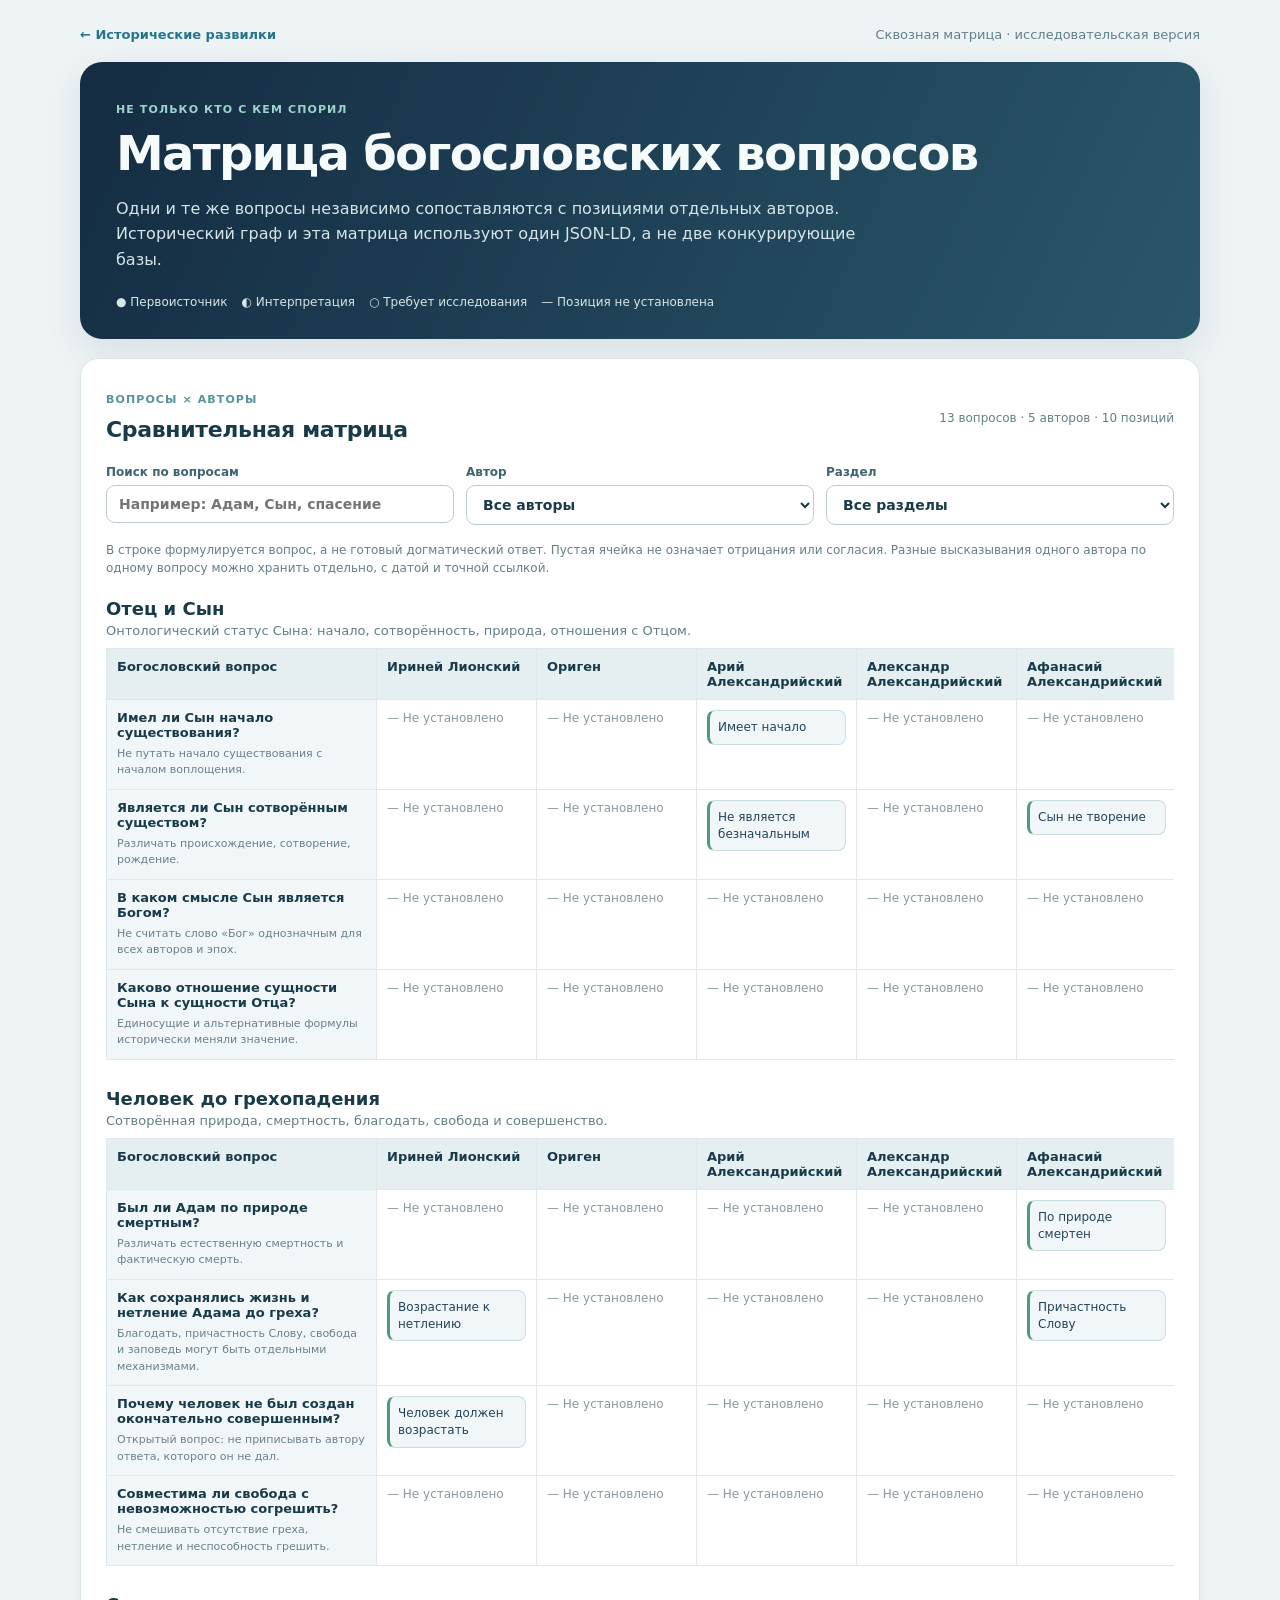
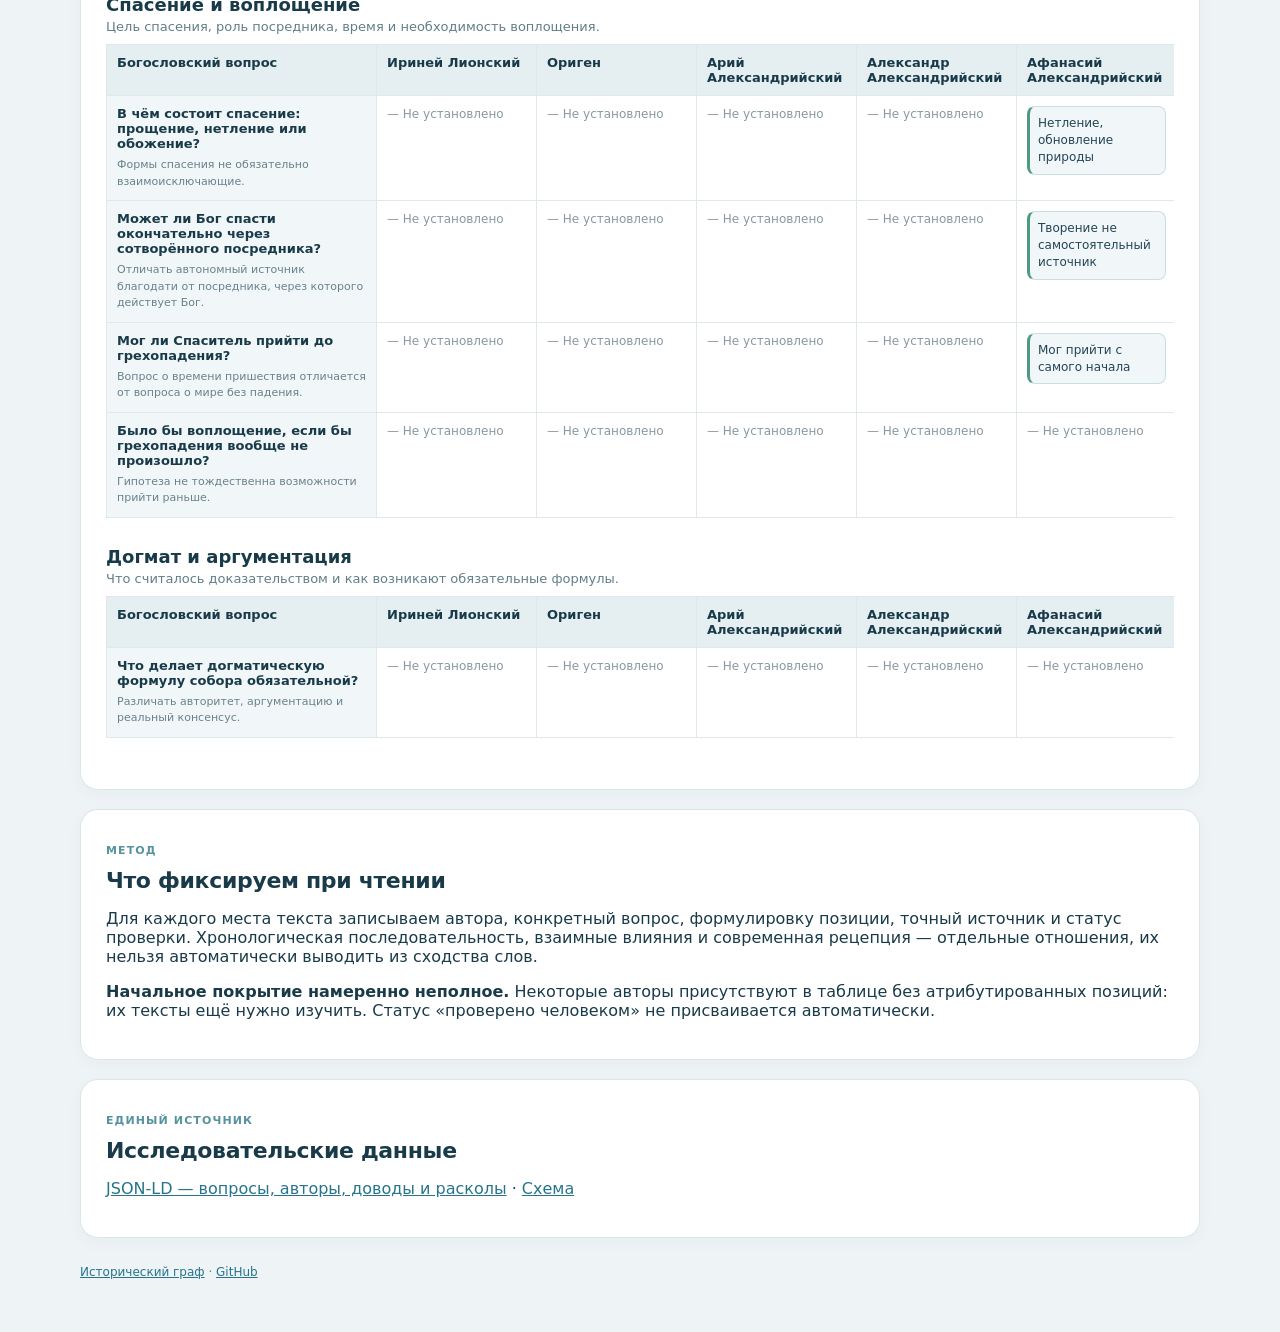
<file: christianity/matrix.html>
<!doctype html>
<html lang="ru"><head><meta charset="utf-8"><meta name="viewport" content="width=device-width,initial-scale=1">
<title>Матрица богословских вопросов · Христианство</title><link rel="stylesheet" href="./style.css">
<script type="module" src="./matrix.mjs"></script></head>
<body><main class="page">
<nav><a href="./">← Исторические развилки</a><span>Сквозная матрица · исследовательская версия</span></nav>
<header class="hero"><p class="eyebrow">Не только кто с кем спорил</p><h1>Матрица богословских вопросов</h1><p>Одни и те же вопросы независимо сопоставляются с позициями отдельных авторов. Исторический граф и эта матрица используют один JSON-LD, а не две конкурирующие базы.</p>
<div class="legend"><span>● Первоисточник</span><span>◐ Интерпретация</span><span>○ Требует исследования</span><span>— Позиция не установлена</span></div></header>
<section class="panel">
<div class="heading"><div><p class="eyebrow">Вопросы × авторы</p><h2>Сравнительная матрица</h2></div><small id="coverage"></small></div>
<div class="matrix-controls">
<label>Поиск по вопросам <input id="question-search" type="search" placeholder="Например: Адам, Сын, спасение"></label>
<label>Автор <select id="author-filter"><option value="">Все авторы</option></select></label>
<label>Раздел <select id="topic-filter"><option value="">Все разделы</option></select></label>
</div>
<p class="disclaimer">В строке формулируется вопрос, а не готовый догматический ответ. Пустая ячейка не означает отрицания или согласия. Разные высказывания одного автора по одному вопросу можно хранить отдельно, с датой и точной ссылкой.</p>
<div id="matrix" class="matrix-container" aria-live="polite">Загрузка…</div>
</section>
<section class="panel"><p class="eyebrow">Метод</p><h2>Что фиксируем при чтении</h2><p>Для каждого места текста записываем автора, конкретный вопрос, формулировку позиции, точный источник и статус проверки. Хронологическая последовательность, взаимные влияния и современная рецепция — отдельные отношения, их нельзя автоматически выводить из сходства слов.</p><p><strong>Начальное покрытие намеренно неполное.</strong> Некоторые авторы присутствуют в таблице без атрибутированных позиций: их тексты ещё нужно изучить. Статус «проверено человеком» не присваивается автоматически.</p></section>
<section class="panel"><p class="eyebrow">Единый источник</p><h2>Исследовательские данные</h2><p><a href="./data/graph.jsonld" type="application/ld+json">JSON-LD — вопросы, авторы, доводы и расколы</a> · <a href="./data/schema.json">Схема</a></p></section>
<footer><a href="./">Исторический граф</a> · <a href="https://github.com/Ishayahu/jewish-chrono/tree/main/christianity">GitHub</a></footer></main>
<dialog id="matrix-dialog" aria-labelledby="matrix-dialog-title"><div class="dialog-content"><div class="heading"><div><p class="eyebrow" id="matrix-dialog-subtitle"></p><h2 id="matrix-dialog-title"></h2></div><button class="close" id="matrix-dialog-close" aria-label="Закрыть" type="button">×</button></div><div id="matrix-dialog-body"></div></div></dialog>
</body></html>
</file>
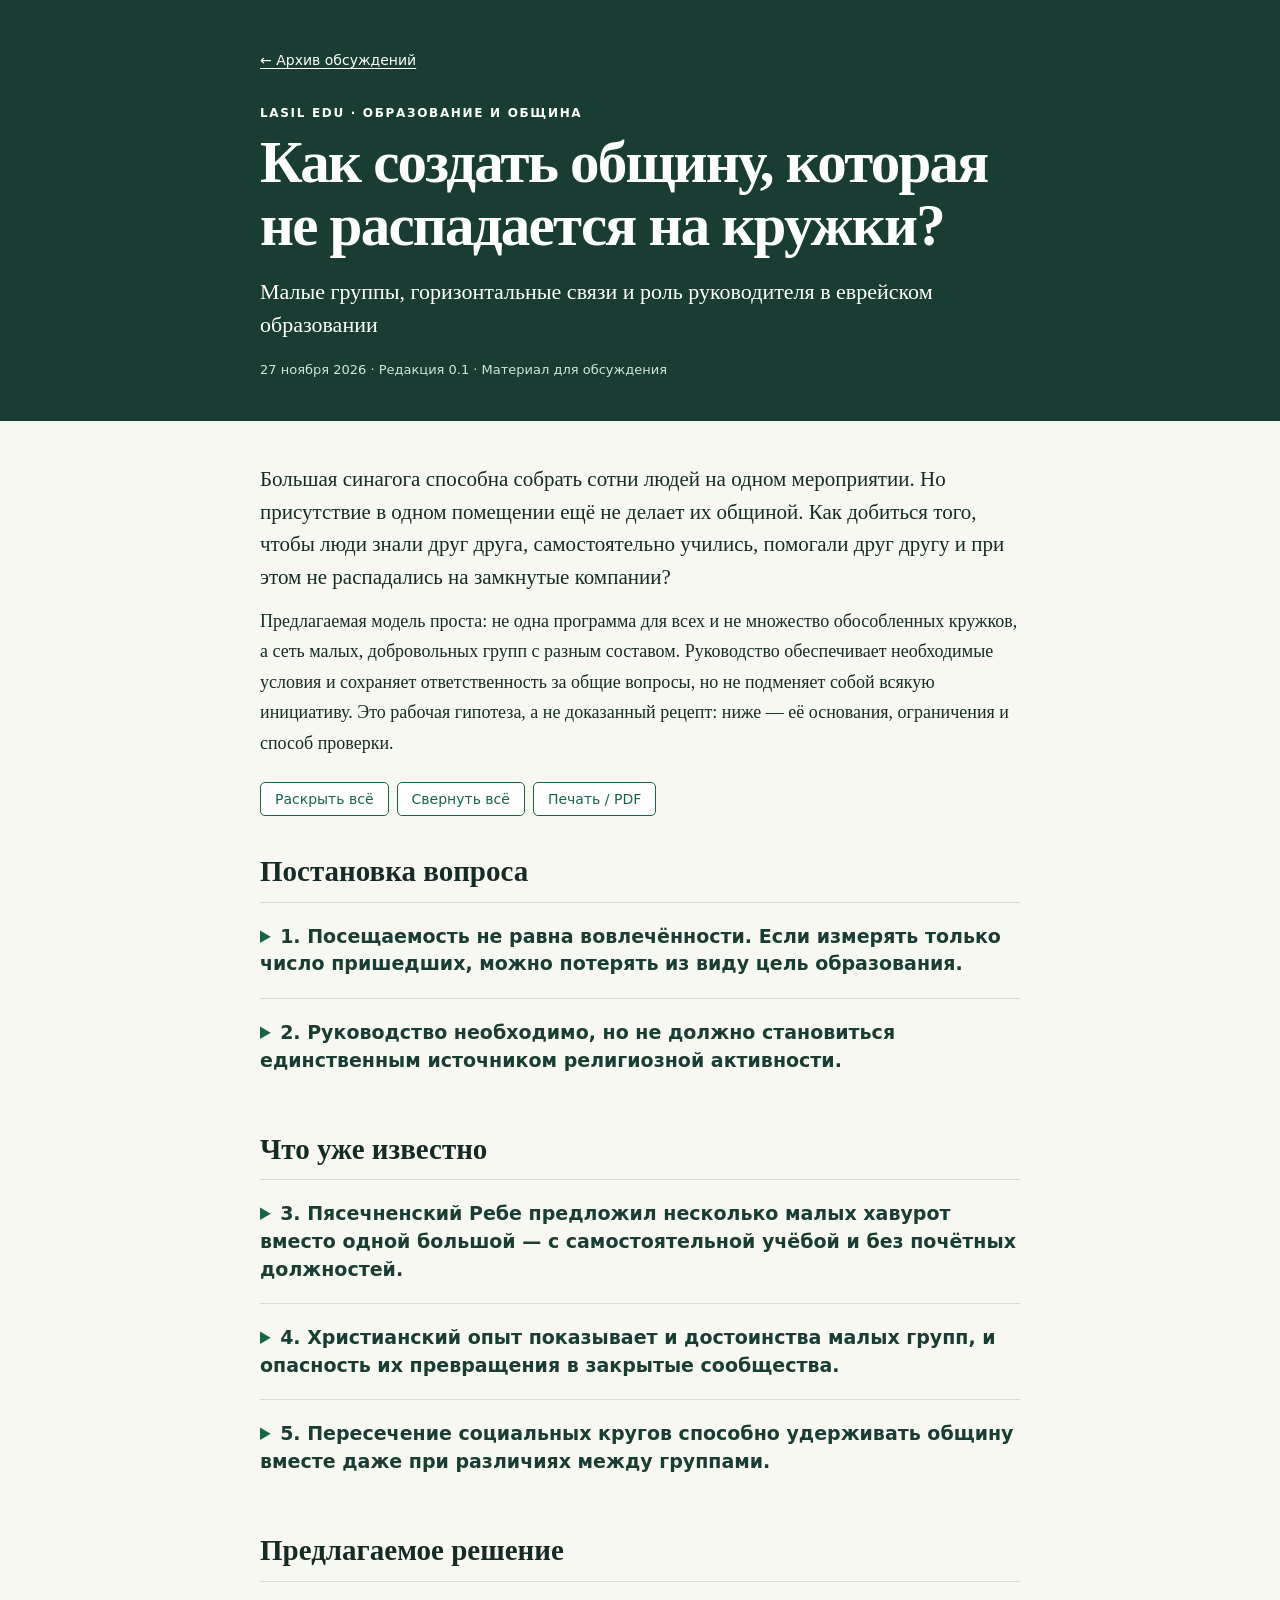
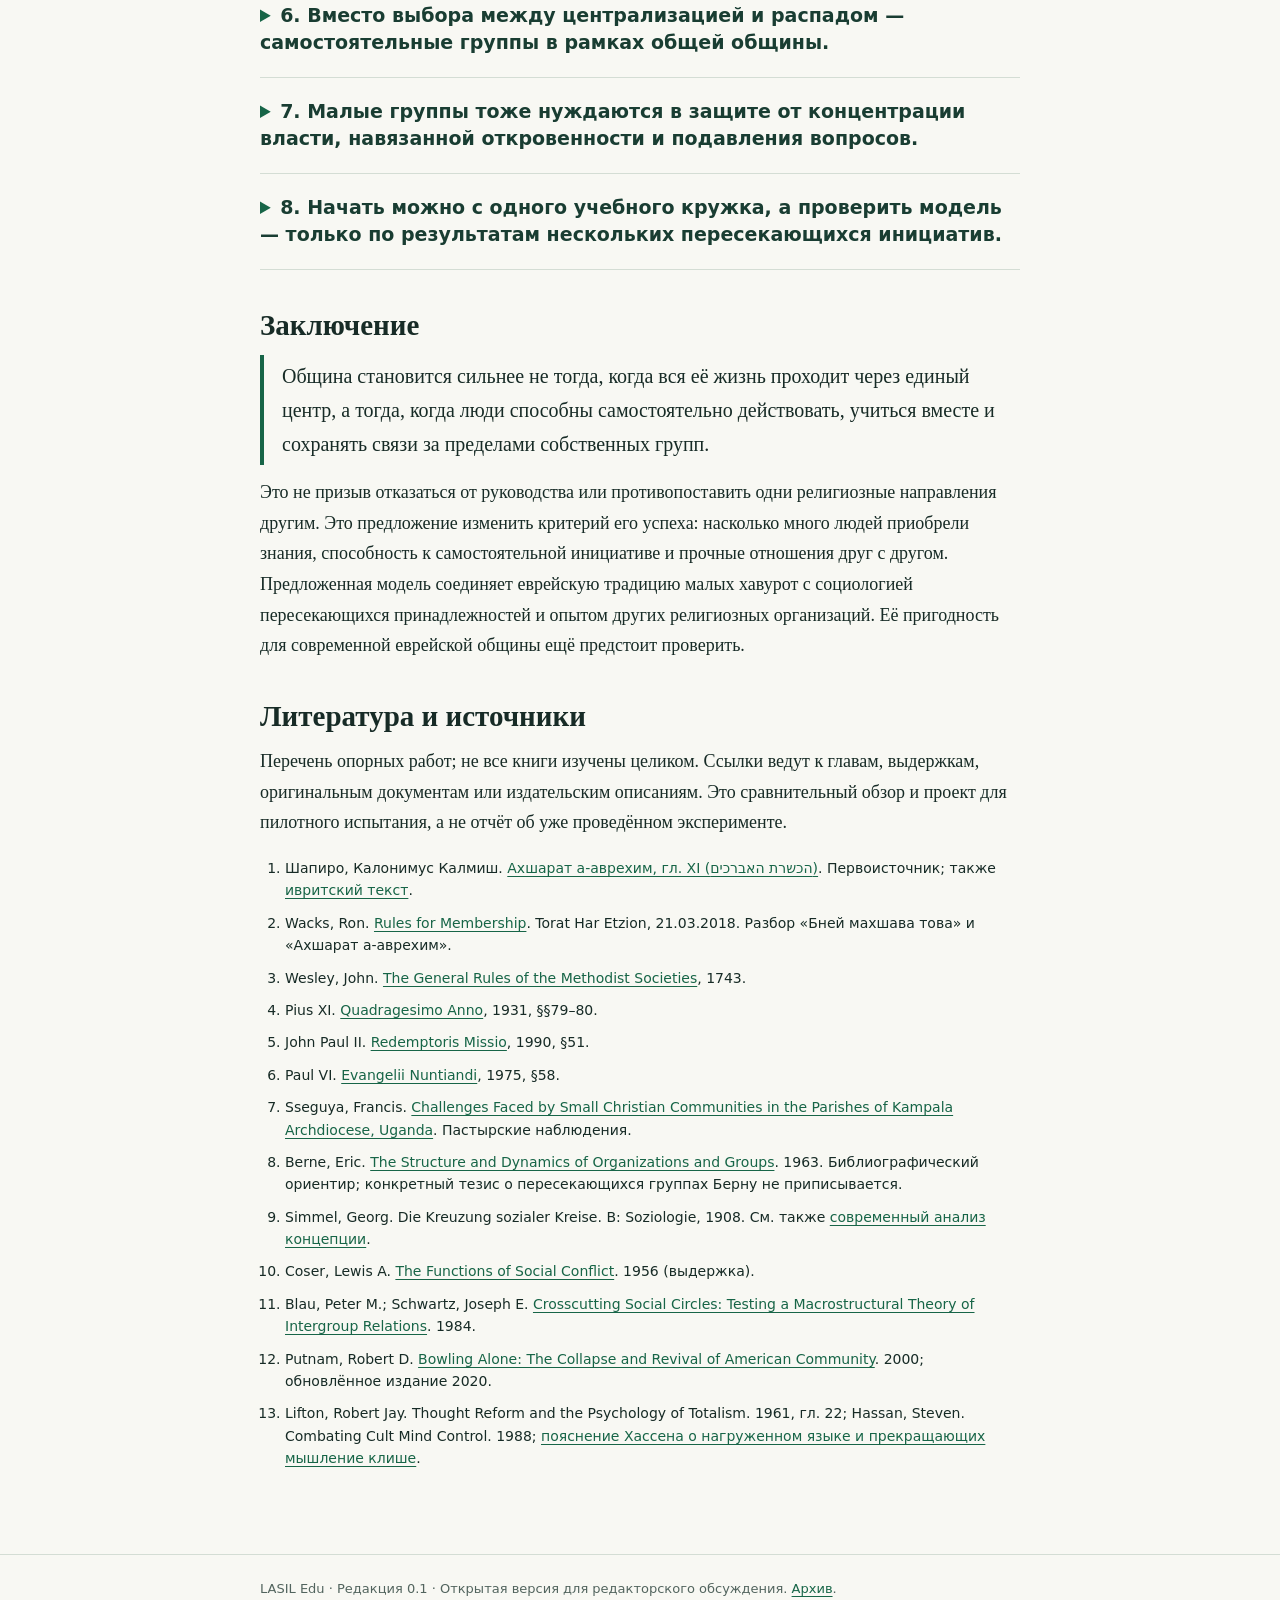
<file: src/articles/community-small-groups.html>
<!doctype html>
<html lang="ru">
<head>
<meta charset="utf-8">
<meta name="viewport" content="width=device-width, initial-scale=1">
<meta name="description" content="Малые группы, пересекающиеся социальные связи и самостоятельность участников: проект устройства еврейской общины.">
<title>Община, которая не распадается на кружки | LASIL Edu</title>
<style>
:root{color-scheme:light;--ink:#172b26;--muted:#52645e;--paper:#f8f8f3;--line:#d4ddd4;--accent:#176547;--white:#fff;--navy:#193d32}
*{box-sizing:border-box}body{margin:0;background:var(--paper);color:var(--ink);font:18px/1.7 Georgia,'Times New Roman',serif}main,.wrap{width:min(760px,calc(100% - 36px));margin:auto}header{background:var(--navy);color:white;padding:44px 0 40px}nav,.eyebrow,.meta,button,summary,.label,figcaption,.sources{font-family:system-ui,sans-serif}nav a{color:inherit;font-size:14px}.eyebrow{letter-spacing:.14em;font-size:12px;font-weight:700;margin:28px 0 8px}h1{font-size:clamp(36px,7vw,59px);line-height:1.07;margin:0 0 18px;letter-spacing:-.03em}.deck{font-size:22px;line-height:1.5;margin:0 0 18px}.meta{font-size:13px;color:#d1e5db}main{padding:30px 0 65px}h2{font-size:29px;line-height:1.22;margin:38px 0 12px}p{margin:12px 0}a{color:var(--accent);text-underline-offset:3px}sup{font:12px system-ui,sans-serif;white-space:nowrap}sup a{text-decoration:none}.intro{font-size:21px;line-height:1.55}.toolbar{display:flex;flex-wrap:wrap;gap:8px;margin:24px 0 18px}button{font-size:14px;padding:8px 14px;border:1px solid var(--accent);background:var(--white);color:var(--accent);border-radius:5px;cursor:pointer}button:hover,button:focus-visible{background:#e4f0e7}details{border-top:1px solid var(--line);margin:0;padding:0}details:last-of-type{border-bottom:1px solid var(--line)}summary{cursor:pointer;font-size:19px;font-weight:650;line-height:1.45;padding:20px 0;color:var(--navy)}summary::marker{color:var(--accent)}.body{padding:0 0 20px}.label{display:block;font-size:12px;letter-spacing:.08em;text-transform:uppercase;color:var(--muted);font-weight:700;margin-bottom:6px}.key{border-left:4px solid var(--accent);padding:4px 0 4px 18px;font-size:20px}.diagram{margin:24px 0;border:1px solid var(--line);padding:12px;background:var(--white)}.diagram svg{display:block;width:100%;height:auto}.diagram figcaption{font-size:13px;line-height:1.5;color:var(--muted);margin-top:8px}.scroll{overflow-x:auto}table{border-collapse:collapse;width:100%;font:15px/1.5 system-ui,sans-serif;margin:16px 0}th,td{border-bottom:1px solid var(--line);padding:10px 8px;text-align:left;vertical-align:top}th{color:var(--navy)}.sources{font-size:14px;line-height:1.6;padding-left:25px}.sources li{padding:5px 0;overflow-wrap:anywhere}.sources li:target{background:#e3f0e7}footer{border-top:1px solid var(--line);padding:24px 0;color:var(--muted);font:13px/1.5 system-ui,sans-serif} @media(max-width:550px){body{font-size:17px}header{padding:28px 0}summary{font-size:17px}h2{font-size:25px}.deck{font-size:19px}}@media print{body{background:#fff;color:#000;font-size:11pt}header{background:white;color:black;padding:0;border-bottom:1px solid #aaa}.meta{color:#333}.toolbar,nav{display:none}main,.wrap{width:100%;max-width:none}details,summary{break-inside:avoid-page}details .body{break-inside:auto}a{color:#000}h1{font-size:30pt}h2{font-size:18pt}footer{color:black}}
</style>
</head>
<body>
<header><div class="wrap">
<nav><a href="https://app-yspti2.v2.appdeploy.ai/">← Архив обсуждений</a></nav>
<p class="eyebrow">LASIL EDU · ОБРАЗОВАНИЕ И ОБЩИНА</p>
<h1>Как создать общину, которая не распадается на кружки?</h1>
<p class="deck">Малые группы, горизонтальные связи и роль руководителя в еврейском образовании</p>
<div class="meta">27 ноября 2026 · Редакция 0.1 · Материал для обсуждения</div>
</div></header>
<main>
<p class="intro">Большая синагога способна собрать сотни людей на одном мероприятии. Но присутствие в одном помещении ещё не делает их общиной. Как добиться того, чтобы люди знали друг друга, самостоятельно учились, помогали друг другу и при этом не распадались на замкнутые компании?</p>
<p>Предлагаемая модель проста: не одна программа для всех и не множество обособленных кружков, а сеть малых, добровольных групп с разным составом. Руководство обеспечивает необходимые условия и сохраняет ответственность за общие вопросы, но не подменяет собой всякую инициативу. Это рабочая гипотеза, а не доказанный рецепт: ниже — её основания, ограничения и способ проверки.</p>
<div class="toolbar" aria-label="Режим чтения"><button id="expand">Раскрыть всё</button><button id="collapse">Свернуть всё</button><button id="print">Печать / PDF</button></div>
<h2>Постановка вопроса</h2>
<details id="t1"><summary>1. Посещаемость не равна вовлечённости. Если измерять только число пришедших, можно потерять из виду цель образования.</summary><div class="body">
<p>Организации необходимо привлекать людей. Для этого есть понятные средства: интересные события, поездки, стипендии, гостеприимство. Они могут сделать учёбу доступной тому, кто иначе не смог бы прийти. Проблема начинается не с наличия этих средств, а с момента, когда средство превращается в цель. Количество посетителей легко подсчитать; глубину понимания Торы, самостоятельность ученика и изменения в его жизни — значительно труднее.</p>
<p>Если программы конкурируют за посещаемость, но подготовка преподавателей не обеспечена временем и достойной оплатой, возникает риск, что образовательное содержание будет уступать внешним стимулам. Более того, слабая внутренняя мотивация может затем оправдывать дальнейшее усиление этих стимулов. Это возможный порочный круг, а не установленный диагноз каждой общины. Проверять его следует отдельно: что именно приводит людей, почему они продолжают учиться и что останется, если внешние поощрения изменятся?</p>
<p>Сходная проблема возникает при централизации. Общая трапеза или лекция может быть прекрасным мероприятием, но не является функциональной заменой небольшого фарбренгена или самостоятельного учебного кружка. Если свернуть малую инициативу ради общего события, часть людей может потерять именно тот формат общения, ради которого они участвовали.</p>
</div></details>
<details id="t2"><summary>2. Руководство необходимо, но не должно становиться единственным источником религиозной активности.</summary><div class="body">
<p>Раввин отвечает за вопросы алахи, компетентные преподаватели — за качество обучения, администрация — за общие ресурсы и безопасность. Это не означает, что они должны лично вести каждую встречу. Когда всё зависит от одного человека, даже исключительно талантливый и добросовестный руководитель становится ограничением роста.</p>
<p>Есть и менее очевидное следствие: административные полномочия не равнозначны духовному авторитету. Человек может исполнить распоряжение, не разделяя его смысла. Внешнее единство в таком случае сохраняется, но доверие и добровольное участие могут ослабнуть. Поэтому перед отменой уже существующей инициативы полезно спросить: какую задачу решает вмешательство, чем будет заменена инициатива и кто обеспечит работу альтернативы?</p>
</div></details>
<h2>Что уже известно</h2>
<details id="t3"><summary>3. Пясечненский Ребе предложил несколько малых хавурот вместо одной большой — с самостоятельной учёбой и без почётных должностей.</summary><div class="body">
<p>В XI главе «Ахшарат а-аврехим» рав Калонимус Калмиш Шапиро подробно описывает устройство объединений для духовной работы. Речь идёт о группах, связанных с хасидской традицией и наставником, но не о структуре, в которой председатель или секретарь занимает привилегированное положение. Участники могут учиться самостоятельно, а содержание общей еженедельной учёбы определяется большинством. Ребе допускает изучение его собственных трудов, если участники видят в них пользу.<sup><a href="#s1">[1]</a> <a href="#s2">[2]</a></sup></p>
<p>Не менее существенна другая сторона его программы: хавура не должна обособляться от других евреев, опустошать существующие молитвенные собрания или превращаться в инструмент общинной борьбы. Ценность группы определяется духовным развитием её участников, а не самим её существованием. В более ранней программе «Бней махшава това» существенное место занимали и работающие семейные люди.<sup><a href="#s2">[2]</a></sup></p>
<p>Это не современная теория сетевого управления. У Ребе есть собственные строгие требования к членству и духовной дисциплине. Но в его текстах уже присутствует принцип, чрезвычайно важный для нашей задачи: самостоятельность малой группы совместима с принадлежностью к более широкой религиозной среде.</p>
</div></details>
<details id="t4"><summary>4. Христианский опыт показывает и достоинства малых групп, и опасность их превращения в закрытые сообщества.</summary><div class="body">
<p>В XVIII веке Джон Уэсли разделял методистские общества на небольшие классы приблизительно по двенадцать человек. У каждого был ведущий, который поддерживал регулярную связь с участниками. Это позволяло распределять заботу о людях, не возлагая её целиком на одного проповедника. Вместе с тем система включала надзор и дисциплинарные требования: перенимать её целиком незачем.<sup><a href="#s3">[3]</a></sup></p>
<p>Католическая традиция предлагает ещё два полезных ориентира. В энциклике Пия XI «Quadragesimo Anno» (§79–80) изложен принцип субсидиарности: более высокая инстанция не должна отнимать у меньшей то, что та способна делать сама. Первоначально это принцип общественного устройства; его применение к синагоге — наша адаптация. Иоанн Павел II в «Redemptoris Missio» (§51) описывает малые церковные общины как средство формирования верующих и развития местной религиозной жизни.<sup><a href="#s4">[4]</a> <a href="#s5">[5]</a></sup></p>
<p>Однако опыт не безоблачен. Павел VI в «Evangelii Nuntiandi» (§58) предупреждал о постоянном протесте против институтов, изоляции и претензиях группы на исключительную подлинность. В пастырских наблюдениях из Кампалы Франсис Сегуя указывает на отсутствие подготовки ведущих, пассивность, доминирование интеллектуалов и старших, социальное расслоение и чрезмерные финансовые требования.<sup><a href="#s6">[6]</a> <a href="#s7">[7]</a></sup> Эти материалы не доказывают универсальную эффективность модели: они помогают заранее увидеть типичные риски.</p>
<p>Отсюда два вывода. Ведущий должен уметь организовать участие, а не только знать материал. И малая группа должна оставаться частью большего сообщества, а не клубом людей, убеждённых в своём превосходстве.</p>
</div></details>
<details id="t5"><summary>5. Пересечение социальных кругов способно удерживать общину вместе даже при различиях между группами.</summary><div class="body">
<p>Эрик Берн в книге «Структура и динамика организаций и групп» (1963) исследовал устройство групп и их внутренние процессы. Но более прямое теоретическое обоснование рассматриваемой здесь идеи обнаруживается у социологов.<sup><a href="#s8">[8]</a></sup></p>
<p>Георг Зиммель рассматривал человека как участника нескольких социальных кругов, образованных по разным основаниям. Льюис Козер развил мысль о том, что множественная принадлежность ограничивает возможность одного конфликта подчинить себе все отношения: вчерашние оппоненты по одному вопросу могут сотрудничать по другому. Питер Блау и Джозеф Шварц исследовали пересекающиеся социальные круги эмпирически; Роберт Патнэм различал социальный капитал, укрепляющий внутригрупповые связи (bonding), и капитал, связывающий разные группы (bridging).<sup><a href="#s9">[9]</a>–<a href="#s12">[12]</a></sup></p>
<p>Перенесём эту идею на синагогу. Если один человек занимается Талмудом с одними людьми, участвует в благотворительности с другими, а на семейные встречи приходит с третьими, принадлежность к определённому кружку не исчерпывает его общинную жизнь. Между группами образуются реальные человеческие связи. Такие связи нельзя создать одним распоряжением: они возникают через совместную деятельность.</p>
<figure class="diagram">
<svg viewBox="0 0 600 208" role="img" aria-labelledby="network-title"><title id="network-title">Три модели: единый центр, обособленные группы, пересекающиеся группы</title>
<g font-family="system-ui,sans-serif" font-size="12" text-anchor="middle" fill="#172b26">
<g stroke="#687b73" stroke-width="1.7" fill="none">
<path d="M100 77L100 32 M100 77L64 47 M100 77L49 77 M100 77L64 108 M100 77L100 122 M100 77L136 108 M100 77L151 77 M100 77L136 47"/>
<circle cx="250" cy="49" r="29" stroke="#176547" stroke-dasharray="4 3"/><circle cx="350" cy="49" r="29" stroke="#176547" stroke-dasharray="4 3"/><circle cx="300" cy="112" r="29" stroke="#176547" stroke-dasharray="4 3"/>
<circle cx="480" cy="61" r="44" stroke="#176547"/><circle cx="520" cy="61" r="44" stroke="#557c9e" stroke-dasharray="5 3"/><circle cx="500" cy="103" r="44" stroke="#906929" stroke-dasharray="2 3"/>
</g>
<g fill="#176547"><circle cx="100" cy="77" r="11"/><circle cx="100" cy="32" r="5"/><circle cx="64" cy="47" r="5"/><circle cx="49" cy="77" r="5"/><circle cx="64" cy="108" r="5"/><circle cx="100" cy="122" r="5"/><circle cx="136" cy="108" r="5"/><circle cx="151" cy="77" r="5"/><circle cx="136" cy="47" r="5"/></g>
<g fill="#40524b"><circle cx="238" cy="42" r="5"/><circle cx="263" cy="42" r="5"/><circle cx="250" cy="62" r="5"/><circle cx="338" cy="42" r="5"/><circle cx="363" cy="42" r="5"/><circle cx="350" cy="62" r="5"/><circle cx="288" cy="105" r="5"/><circle cx="313" cy="105" r="5"/><circle cx="300" cy="126" r="5"/><circle cx="459" cy="48" r="5"/><circle cx="500" cy="37" r="5"/><circle cx="536" cy="48" r="5"/><circle cx="466" cy="88" r="5"/><circle cx="500" cy="73" r="5"/><circle cx="534" cy="88" r="5"/><circle cx="482" cy="125" r="5"/><circle cx="516" cy="125" r="5"/></g>
<text x="100" y="169" font-weight="700">Один центр</text><text x="100" y="188">Зависимость от него</text>
<text x="300" y="169" font-weight="700">Изолированные группы</text><text x="300" y="188">Разрыв связей</text>
<text x="500" y="169" font-weight="700">Пересечение</text><text x="500" y="188">Общее пространство</text>
</g></svg>
<figcaption>Схема принципа, а не измерение реальной общины. Точки — участники; круги — группы. Пересечения обозначают людей, участвующих в нескольких инициативах.</figcaption>
</figure>
<p>Количество кружков само по себе ничего не решает: если их участники всегда одни и те же либо группы не пересекаются, новой сети не возникает. Нужны добровольные инициативы по различным основаниям — учебные, возрастные, семейные, профессиональные, благотворительные. Не следует превращать само пересечение в ещё одну обязательную норму для каждого человека.</p>
</div></details>
<h2>Предлагаемое решение</h2>
<details id="t6"><summary>6. Вместо выбора между централизацией и распадом — самостоятельные группы в рамках общей общины.</summary><div class="body">
<p>Представим небольшую общину, в которой есть урок Талмуда, чтение хасидских текстов, семейное образование, добровольческая помощь и фарбренгены. У каждой инициативы есть собственная задача, организатор и понятный формат, но никто не обязан выбирать одну группу на всю жизнь. Группы могут пользоваться общими ресурсами и совместно проводить мероприятия.</p>
<div class="scroll"><table><caption>Иллюстрация возможного пересечения (условные участники, не реальные данные)</caption><thead><tr><th scope="col">Участник</th><th scope="col">Талмуд</th><th scope="col">Хасидут</th><th scope="col">Фарбренген</th><th scope="col">Помощь</th><th scope="col">Семья</th></tr></thead><tbody><tr><th scope="row">А</th><td>Да</td><td>Да</td><td>—</td><td>—</td><td>Да</td></tr><tr><th scope="row">Б</th><td>—</td><td>Да</td><td>Да</td><td>—</td><td>—</td></tr><tr><th scope="row">В</th><td>Да</td><td>—</td><td>Да</td><td>Да</td><td>—</td></tr><tr><th scope="row">Г</th><td>—</td><td>—</td><td>Да</td><td>—</td><td>Да</td></tr><tr><th scope="row">Д</th><td>Да</td><td>—</td><td>—</td><td>Да</td><td>Да</td></tr><tr><th scope="row">Е</th><td>—</td><td>Да</td><td>—</td><td>Да</td><td>—</td></tr></tbody></table></div>
<p>Общие мероприятия сохраняют смысл: на них встречаются участники разных кругов. Но они дополняют малые группы, а не вытесняют их. Задача руководства — поддерживать связь между инициативами, обеспечивать доступ к квалифицированной помощи и вмешиваться при реальном нарушении общих правил, а не присваивать себе всю деятельность.</p>
</div></details>
<details id="t7"><summary>7. Малые группы тоже нуждаются в защите от концентрации власти, навязанной откровенности и подавления вопросов.</summary><div class="body">
<p>Уменьшение группы не гарантирует равноправия. Напротив, тесные связи могут сделать социальное давление особенно действенным. Роберт Джей Лифтон описывал клише, которые прекращают размышление вместо ответа на вопрос; Стивен Хассен развивал эту тему в исследованиях деструктивного контроля.<sup><a href="#s13">[13]</a></sup> В религиозной среде такой механизм возникает, когда сомнение сразу объясняют духовным недостатком человека и этим считают вопрос закрытым. Не всякая краткая религиозная формулировка является таким клише, и отдельный случай не позволяет классифицировать целое движение.</p>
<div class="scroll"><table><thead><tr><th scope="col">Что может пойти не так</th><th scope="col">Предлагаемая защита</th></tr></thead><tbody>
<tr><td>Зависимость от одного организатора</td><td>Распределять обязанности; постепенно готовить других ведущих.</td></tr>
<tr><td>Доминирование самых образованных</td><td>Различать преподавание и модерацию; давать возможность говорить всем желающим.</td></tr>
<tr><td>Противопоставление остальным</td><td>Определять цель через положительную программу, не через критику других.</td></tr>
<tr><td>Замкнутость и давление</td><td>Добровольное участие, возможность уйти без санкций, право не делиться личным; доступ к другим учителям.</td></tr>
<tr><td>Потеря качества</td><td>Выделять время и средства на подготовку преподавателя; проверять понимание текста, а не только посещаемость.</td></tr>
<tr><td>Отсутствие обратной связи</td><td>Регулярно обсуждать формат, разбирать возражения по существу; при конфликтах иметь независимый канал обращения.</td></tr>
<tr><td>Финансовая и социальная нагрузка</td><td>Не требовать платного участия, обязательных пожертвований или демонстрации достатка.</td></tr>
</tbody></table></div>
<p>Равноправие в обсуждении не означает, что всякое мнение одинаково обоснованно или что группа сама выносит решения по алахе. Наоборот, полезно заранее договориться, когда нужен компетентный раввин, педагог или другой специалист. Особенно важно не подменять профессиональную помощь коллективными советами о здоровье или серьёзных семейных проблемах.</p>
</div></details>
<details id="t8"><summary>8. Начать можно с одного учебного кружка, а проверить модель — только по результатам нескольких пересекающихся инициатив.</summary><div class="body">
<p>Первый практический шаг не требует создания новой организации. Небольшая группа может собираться раз в неделю, заранее читать отрывок из Пясечненского Ребе в переводе, а на встрече сверять его с оригиналом, обсуждать смысл и возможное применение. Преподаватель готовится к занятию, но не обязан отвечать за все стороны деятельности группы. Участники могут предложить следующий текст, взять на себя организацию встречи, дать обратную связь.</p>
<p>Через четыре встречи стоит обсудить, нужна ли участникам такая учёба и что именно требует изменения. Если спрос есть, следующим шагом станет самостоятельная инициатива на другую тему с частично иным составом. Лишь тогда можно начать проверять сетевую гипотезу.</p>
<p>При оценке полезно смотреть на несколько результатов: добровольное продолжение участия; способность объяснить изученное своими словами; наличие самостоятельных инициатив; продолжение встреч при временном отсутствии организатора; появление связей между разными группами; возможность открыто возражать без негативных последствий. При сборе сведений достаточно обезличенных добровольных ответов — не нужен учёт личной религиозной жизни.</p>
<p>Четыре встречи — условный срок пилота, а не научно установленная норма. Положительные результаты могут объясняться и новизной формата, личностью преподавателя, исходной мотивацией участников. Для более строгого сравнения понадобятся сопоставимые исходные условия, длительное наблюдение и учёт выбывших. Если люди не хотят продолжать, если связи не возникают или если нагрузка ложится на одного человека, модель нужно пересмотреть, а не оправдывать.</p>
</div></details>
<h2>Заключение</h2>
<p class="key">Община становится сильнее не тогда, когда вся её жизнь проходит через единый центр, а тогда, когда люди способны самостоятельно действовать, учиться вместе и сохранять связи за пределами собственных групп.</p>
<p>Это не призыв отказаться от руководства или противопоставить одни религиозные направления другим. Это предложение изменить критерий его успеха: насколько много людей приобрели знания, способность к самостоятельной инициативе и прочные отношения друг с другом. Предложенная модель соединяет еврейскую традицию малых хавурот с социологией пересекающихся принадлежностей и опытом других религиозных организаций. Её пригодность для современной еврейской общины ещё предстоит проверить.</p>
<h2 id="literature">Литература и источники</h2>
<p>Перечень опорных работ; не все книги изучены целиком. Ссылки ведут к главам, выдержкам, оригинальным документам или издательским описаниям. Это сравнительный обзор и проект для пилотного испытания, а не отчёт об уже проведённом эксперименте.</p>
<ol class="sources">
<li id="s1">Шапиро, Калонимус Калмиш. <a href="https://www.sefaria.org/Hakhsharat_HaAvrekhim.11">Ахшарат а-аврехим, гл. XI (הכשרת האברכים)</a>. Первоисточник; также <a href="https://he.wikisource.org/wiki/הכשרת_האברכים/יא">ивритский текст</a>.</li>
<li id="s2">Wacks, Ron. <a href="https://www.etzion.org.il/en/philosophy/great-thinkers/piaseczner-rebbe-esh-kodesh/rules-membership">Rules for Membership</a>. Torat Har Etzion, 21.03.2018. Разбор «Бней махшава това» и «Ахшарат а-аврехим».</li>
<li id="s3">Wesley, John. <a href="https://corpus.historyofmethodism.com/jw/works/general-rules">The General Rules of the Methodist Societies</a>, 1743.</li>
<li id="s4">Pius XI. <a href="https://www.vatican.va/content/pius-xi/en/encyclicals/documents/hf_p-xi_enc_19310515_quadragesimo-anno.html">Quadragesimo Anno</a>, 1931, §§79–80.</li>
<li id="s5">John Paul II. <a href="https://www.vatican.va/content/john-paul-ii/en/encyclicals/documents/hf_jp-ii_enc_07121990_redemptoris-missio.html">Redemptoris Missio</a>, 1990, §51.</li>
<li id="s6">Paul VI. <a href="https://www.vatican.va/content/paul-vi/en/apost_exhortations/documents/hf_p-vi_exh_19751208_evangelii-nuntiandi.html">Evangelii Nuntiandi</a>, 1975, §58.</li>
<li id="s7">Sseguya, Francis. <a href="https://smallchristiancommunities.org/challenges-faced-by-small-christian-communities-sccs-in-the-parishes-of-kampala-archdiocese-uganda/">Challenges Faced by Small Christian Communities in the Parishes of Kampala Archdiocese, Uganda</a>. Пастырские наблюдения.</li>
<li id="s8">Berne, Eric. <a href="https://ericberne.com/structure-and-dynamics-of-organizations-and-groups/">The Structure and Dynamics of Organizations and Groups</a>. 1963. Библиографический ориентир; конкретный тезис о пересекающихся группах Берну не приписывается.</li>
<li id="s9">Simmel, Georg. Die Kreuzung sozialer Kreise. В: Soziologie, 1908. См. также <a href="https://www.tandfonline.com/doi/full/10.1080/1369118X.2015.1042394">современный анализ концепции</a>.</li>
<li id="s10">Coser, Lewis A. <a href="https://www.d.umn.edu/cla/faculty/jhamlin/4111/Coser/CoserReading1.html">The Functions of Social Conflict</a>. 1956 (выдержка).</li>
<li id="s11">Blau, Peter M.; Schwartz, Joseph E. <a href="https://www.routledge.com/Crosscutting-Social-Circles-Testing-a-Macrostructural-Theory-of-Intergroup-Relations/Blau-Schwartz/p/book/9781138521605">Crosscutting Social Circles: Testing a Macrostructural Theory of Intergroup Relations</a>. 1984.</li>
<li id="s12">Putnam, Robert D. <a href="https://www.simonandschuster.com/books/Bowling-Alone-Revised-and-Updated/Robert-D-Putnam/9781982130848">Bowling Alone: The Collapse and Revival of American Community</a>. 2000; обновлённое издание 2020.</li>
<li id="s13">Lifton, Robert Jay. Thought Reform and the Psychology of Totalism. 1961, гл. 22; Hassan, Steven. Combating Cult Mind Control. 1988; <a href="https://stevenhassan.freedomofmind.com/p/use-of-words-loaded-language-and-thought-control-of-believers">пояснение Хассена о нагруженном языке и прекращающих мышление клише</a>.</li>
</ol>
</main>
<footer><div class="wrap">LASIL Edu · Редакция 0.1 · Открытая версия для редакторского обсуждения. <a href="https://app-yspti2.v2.appdeploy.ai/">Архив</a>.</div></footer>
<script>
const sections = Array.from(document.querySelectorAll('main details'));
document.getElementById('expand').addEventListener('click', () => sections.forEach(item => { item.open = true; }));
document.getElementById('collapse').addEventListener('click', () => sections.forEach(item => { item.open = false; }));
document.getElementById('print').addEventListener('click', () => window.print());
let beforePrint = null;
window.addEventListener('beforeprint', () => {
  beforePrint = sections.map(item => item.open);
  sections.forEach(item => { item.open = true; });
});
window.addEventListener('afterprint', () => {
  if (beforePrint) sections.forEach((item, i) => { item.open = beforePrint[i]; });
  beforePrint = null;
});
function openLinkedSection() {
  const id = decodeURIComponent(location.hash.slice(1));
  const target = document.getElementById(id);
  const section = target && target.closest('details');
  if (section) section.open = true;
}
window.addEventListener('hashchange', openLinkedSection);
openLinkedSection();
</script>
</body>
</html>
</file>
<file: src/style.css>
:root{color-scheme:light;--bg:#f3f6f8;--ink:#193244;--muted:#617183;--line:#d9e2e9;--teal:#087a81;--navy:#214f79;--orange:#a46420;--red:#a82f38;--green:#186949}
*{box-sizing:border-box}body{margin:0;background:var(--bg);font:15px/1.5 system-ui,-apple-system,"Segoe UI",Arial,sans-serif;color:var(--ink)}.shell{max-width:1240px;margin:auto;padding:26px 18px 56px}.hero{background:linear-gradient(120deg,#17364e,#235d73);border-radius:18px;padding:31px 36px;color:#fff;margin-bottom:18px}.hero .eyebrow{font-size:12px;letter-spacing:.1em;text-transform:uppercase;font-weight:700;color:#91e1d9}.hero h1{font-size:clamp(28px,3.8vw,42px);line-height:1.15;margin:12px 0}.hero p{color:#e2eef2;max-width:800px;margin:8px 0 20px}.meta{display:flex;gap:12px;flex-wrap:wrap;font-size:12px}.meta>span,.meta>a{border:1px solid #ffffff50;color:#e5f3f5;border-radius:20px;padding:4px 11px}.meta a:hover{background:#ffffff20}
.layout{display:grid;grid-template-columns:minmax(305px,380px) minmax(0,1fr);gap:17px;align-items:start}.panel{background:#fff;border:1px solid var(--line);border-radius:14px;padding:21px;box-shadow:0 2px 9px #29425208;min-width:0}.full{grid-column:1/-1}h2{font-size:18px;margin:0}h3{font-size:15px;margin:21px 0 10px}.section-heading{display:flex;flex-wrap:wrap;justify-content:space-between;gap:6px;align-items:baseline;margin-bottom:18px}.subtle{font-size:12px;color:var(--muted)}
.field{margin-bottom:18px}.field>label{font-size:13px;font-weight:700;display:block;margin-bottom:7px}.field select,.field input{width:100%;font:inherit;padding:11px;border:1px solid #bfcdd7;border-radius:9px;background:#fff;color:var(--ink)}.field select:focus,.field input:focus{outline:2px solid #65aab5}.field option:disabled{color:#888}.field small,.toggle small{display:block;font-size:12px;color:var(--muted);margin-top:5px}.range-fields{display:flex;gap:9px;margin-top:8px}.range-fields[hidden]{display:none}.range-fields label{flex:1;font-size:12px;color:var(--muted)}.range-fields input{margin-top:4px}.toggle{display:flex;gap:10px;align-items:flex-start;padding:10px 7px;border-top:1px solid var(--line);font-size:13px;cursor:pointer}.toggle input{flex:0 0 18px;width:18px;height:18px;accent-color:var(--teal);margin-top:2px}.toggle.disabled{opacity:.47;cursor:not-allowed}.mode{background:#f4f8fa;border-radius:9px;padding:12px}.assumption-info{font-size:12px;line-height:1.5;padding:11px 12px;margin:8px 0 12px;border:1px solid #eed5a5;border-radius:9px;background:#fff9ef;color:#79521d}
.assumption-info.active{border-color:#bddfd4;background:#edf8f3;color:#265e4b}
.assumption-info strong{display:block;margin-bottom:3px}
.notice{min-height:21px;color:var(--red);font-size:13px;font-weight:600;margin:8px 0}.actions{display:flex;gap:8px;flex-wrap:wrap}.actions button,.import-button{font:inherit;font-size:13px;cursor:pointer;color:var(--navy);background:#f5f9fb;border:1px solid #c7d8df;padding:9px 12px;border-radius:8px}.actions button:hover,.import-button:hover{background:#e5f1f3}.import-button input{display:none}.save-note{min-height:20px;font-size:12px;color:var(--muted);margin-top:10px}
#status{padding:13px 15px;border-radius:10px;background:#ebf5f3;border:1px solid #bddfd4;margin-bottom:13px}#status strong{font-size:15px;color:var(--green)}#status p{color:#425c66;margin:4px 0 0;font-size:13px}#status.warn{background:#fff8ec;border-color:#f0d5a3}#status.warn strong{color:#915a19}#status.error{background:#fff0f0;border-color:#f0c0c0}#status.error strong{color:var(--red)}
.stats{display:grid;grid-template-columns:repeat(3,minmax(0,1fr));gap:9px}.stat{border:1px solid var(--line);border-radius:9px;padding:9px}.stat small{font-size:11px;color:var(--muted);display:block}.stat strong{font-size:22px;font-variant-numeric:tabular-nums}.stat strong.na{font-size:17px}
.table-scroll{overflow:auto}table{width:100%;border-collapse:collapse;font-size:13px}th,td{text-align:left;border-bottom:1px solid var(--line);padding:11px 7px;vertical-align:top}th{font-size:12px;color:var(--muted);font-weight:600}td:nth-child(2){white-space:nowrap;font-variant-numeric:tabular-nums;font-weight:700}td a,.sources a{color:var(--navy)}.source-link{display:inline-block;margin-right:7px}.muted{color:var(--muted)}.explanation{font-size:13px;color:#42576a;line-height:1.65}.explanation p{margin:7px 0}.explanation strong{color:var(--ink)}.explanation .error-text{color:var(--red);font-weight:700}
.timeline-scroll{overflow:auto;border:1px solid var(--line);border-radius:10px;background:#fbfdff}#timeline{display:block;min-width:930px;width:100%;height:auto}.legend{display:flex;flex-wrap:wrap;gap:16px;font-size:12px;color:var(--muted);margin:12px 0 0}.dot{display:inline-block;width:10px;height:10px;margin-right:6px;border-radius:50%}.source-dot{background:var(--navy)}.inferred-dot{background:var(--teal)}.hypothesis-dot{background:var(--orange)}.conflict-dot{background:var(--red)}.sources{display:grid;grid-template-columns:repeat(2,minmax(0,1fr));gap:12px}.source-card{border:1px solid var(--line);border-radius:11px;padding:14px}.source-card strong{display:block;font-size:14px}.source-card p{font-size:13px;color:var(--muted);margin:6px 0}.tag{font-size:11px;color:#476777;background:#eaf2f6;padding:2px 6px;border-radius:5px;display:inline-block;margin:4px 0}.tag.review{background:#fff0df;color:#915a1b}.source-card a{font-size:13px}footer{padding:25px 3px 0;font-size:12px;color:var(--muted);max-width:900px}
@media(max-width:920px){.layout{grid-template-columns:1fr}.hero{padding:23px}.sources{grid-template-columns:1fr}}@media(max-width:530px){.shell{padding:12px 10px 35px}.hero{padding:20px 17px}.panel{padding:15px}.stats{gap:5px}.stat{padding:6px}.stat strong{font-size:18px}.meta{gap:5px}}
.conflict{color:var(--red)}
</file>
<file: christianity/style.css>
:root{font-family:system-ui,-apple-system,"Segoe UI",sans-serif;color:#193b49;background:#eef3f5}*{box-sizing:border-box}body{margin:0}a{color:#26748c}button{font:inherit}.page{max-width:1160px;margin:auto;padding:22px 20px 50px}nav{display:flex;justify-content:space-between;gap:12px;font-size:13px;margin:5px 0 20px;color:#617e88}nav a{text-decoration:none;font-weight:700}.hero{border-radius:22px;padding:30px 36px;background:linear-gradient(115deg,#142c42,#2a5669);color:#f5fafb;box-shadow:0 12px 35px #1f40501a}.hero h1{font-size:clamp(28px,5vw,48px);letter-spacing:-.035em;line-height:1.1;margin:10px 0}.hero>p:not(.eyebrow){color:#d6e5e9;line-height:1.6;max-width:760px}.eyebrow{font-size:11px;font-weight:800;text-transform:uppercase;letter-spacing:.1em;color:#55939f}.hero .eyebrow{color:#9dd4ca}.legend{display:flex;flex-wrap:wrap;gap:14px;margin-top:22px;font-size:12px;color:#d7e6e8}.panel{margin-top:19px;background:#fff;border:1px solid #dce5e8;border-radius:18px;padding:23px 25px;box-shadow:0 4px 18px #1f435008}.heading{display:flex;justify-content:space-between;align-items:center;gap:12px}.heading small,.disclaimer{color:#647e88;font-size:12px}.heading h2,h2{font-size:22px;letter-spacing:-.015em;margin:3px 0 13px}.scroll-graph{overflow:auto;padding:18px 2px;border-radius:10px}.tree,.tree ul{display:flex;justify-content:center;list-style:none;padding:0;margin:0;position:relative}.tree{min-width:660px}.tree li{position:relative;flex:1;text-align:center;padding:0 13px}.tree ul{padding-top:28px}.tree ul:before{content:"";position:absolute;top:0;left:50%;height:28px;border-left:2px solid #b6cbd1}.tree ul li:before,.tree ul li:after{content:"";position:absolute;top:0;height:27px;width:50%;border-top:2px solid #b6cbd1}.tree ul li:before{left:0}.tree ul li:after{right:0;border-left:2px solid #b6cbd1}.tree ul li:first-child:before,.tree ul li:last-child:after{border-top:none}.node{display:block;max-width:300px;min-height:125px;width:100%;margin:auto;text-align:left;padding:14px 17px;border:1px solid #c4d7dc;border-left:5px solid #6b9aa2;border-radius:15px;background:#f8fbfc;cursor:pointer;color:#234457;box-shadow:0 4px 13px #24465916}.node.arius{border-left-color:#b79457}.node.nicene{border-left-color:#4e9a81}.node strong{display:block;font-size:16px;margin:7px 0}.node small{display:block;font-size:12px;line-height:1.4;color:#68818c}.period{font-size:11px;color:#4d8794;font-weight:800;letter-spacing:.05em}.spine{height:23px;border-left:2px solid #b6cbd1;width:0;margin:auto}.split{padding:12px 20px;background:#245467;border:0;border-radius:28px;color:white;cursor:pointer;font-size:13px;font-weight:750}.split small{display:block;font-weight:400;color:#dcebee;margin-top:3px}.node:hover,.split:hover{filter:brightness(.96);transform:translateY(-1px)}button:focus-visible,a:focus-visible{outline:3px solid #54b0d0;outline-offset:3px}.twocol{display:grid;grid-template-columns:1fr 1fr;gap:18px}.twocol p,.twocol li{font-size:14px;line-height:1.65}.twocol ul{padding-left:20px}#sources li{margin:10px 0}#sources small{display:block;color:#66808d;font-size:12px}footer{margin-top:25px;font-size:12px;color:#657d87;line-height:1.6}dialog{border:0;background:transparent;padding:10px;max-width:min(1080px,98vw);width:100%;max-height:94vh}dialog::backdrop{background:#071e2ed6}.dialog-content{background:white;border-radius:18px;padding:24px;max-height:90vh;overflow:auto}.close{border:1px solid #d3e0e3;background:#f6fafb;border-radius:10px;font-size:25px;width:42px;height:42px;cursor:pointer}.summary{font-size:14px;line-height:1.65;color:#536b78}.tablescroll{overflow:auto}.compare{width:100%;border-collapse:collapse;table-layout:fixed;min-width:660px;font-size:14px}.compare th{background:#e8f0f2;text-align:left;padding:13px}.compare th:first-child{width:22%}.compare td{vertical-align:top;padding:14px 12px;border-bottom:1px solid #e0e9eb;line-height:1.5}.compare td:first-child{font-weight:750}.badge{font-size:11px;font-weight:750;display:inline-block;margin-bottom:8px;padding:3px 7px;border-radius:9px}.badge.source{background:#dbf2e5;color:#1e6751}.badge.interpretation{background:#faeac5;color:#76571d}.badge.work_needed{background:#fbe0d7;color:#934325}.note{font-size:12px;color:#6b7e86}.refs{font-size:12px}.refs a{margin-right:12px}.disclaimer{margin:13px 0 0;line-height:1.55}@media(max-width:700px){.page{padding:12px 11px}.hero{padding:23px 20px}.panel{padding:18px 14px}.twocol{display:block}.heading h2,h2{font-size:19px}dialog{padding:4px}.dialog-content{padding:17px 11px}nav{font-size:11px}}

/* Cross-cutting theological question matrix */
.matrix-controls{display:flex;flex-wrap:wrap;gap:12px;margin:10px 0 16px}
.matrix-controls label{display:flex;flex-direction:column;gap:6px;font-size:12px;font-weight:750;color:#3e6474;flex:1 1 200px}
.matrix-controls input,.matrix-controls select{font:inherit;font-size:14px;padding:10px 12px;border:1px solid #bdcdd3;border-radius:9px;background:white;color:#193b49;width:100%}
.matrix-group{margin:20px 0 28px}
.matrix-group h3{font-size:18px;margin:10px 0 4px}
.matrix-group-description{font-size:13px;color:#617e88;margin:4px 0 10px}
.matrix-table{border-collapse:collapse;font-size:13px;min-width:800px;width:100%}
.matrix-table th,.matrix-table td{border:1px solid #e0e8eb;vertical-align:top;padding:10px;text-align:left;min-width:160px}
.matrix-table th:first-child{min-width:270px;width:270px;background:#f1f6f8;position:sticky;left:0;z-index:1}
.matrix-table thead th{background:#e5eff1;font-weight:750}
.matrix-table thead th:first-child{z-index:2;background:#e5eff1}
.matrix-table th small{display:block;font-size:11px;font-weight:400;line-height:1.5;margin-top:6px;color:#68818c}
.matrix-unknown{font-size:12px;color:#8899a0}
.matrix-answer{display:block;background:#f1f7f8;border:1px solid #cadde1;border-left:3px solid #4e9a81;border-radius:8px;padding:8px;text-align:left;color:#234457;cursor:pointer;width:100%;font:inherit;font-size:12px;line-height:1.4;margin-bottom:6px}
.matrix-answer.interpretation{border-left-color:#b79457}
.matrix-answer.work_needed{border-left-color:#cb7957}
.matrix-answer:hover{background:#e5f0f3}
@media(max-width:700px){.matrix-table th:first-child{min-width:200px;width:200px}.matrix-table th,.matrix-table td{min-width:145px}}

/* Keep parallel historical controversies discoverable on narrow mobile screens. */
.split-index{display:flex;flex-wrap:wrap;gap:8px;margin:10px 0 15px}
.split-shortcut{background:#eaf3f5;color:#245467;border:1px solid #bad5dc;border-radius:10px;padding:9px 12px;text-align:left;cursor:pointer;font-size:13px;font-weight:700}
.split-shortcut:hover{background:#dbecef}
@media(max-width:700px){.split-index{flex-direction:column}.split-shortcut{width:100%}.controversy-branches{flex-direction:column!important;gap:22px}.controversy-branches>li:before,.controversy-branches>li:after{display:none}}

/* Jerusalem argument review: separate argument, challenge, and response; mobile-first. */
.argument-sequence{display:grid;gap:20px;margin-top:15px}
.argument-section{border:1px solid #dce5e8;border-radius:14px;padding:17px;background:#fff}
.argument-title{margin:0 0 14px;font-size:17px;line-height:1.4;color:#234457}
.argument-positions{display:grid;grid-template-columns:repeat(2,minmax(0,1fr));gap:12px}
.argument-position{padding:13px 14px;border:1px solid #e1e9ec;border-radius:10px;background:#f6f9fa;min-width:0}
.position-title{font-size:12px;line-height:1.45;color:#315d71;margin:0 0 10px;font-weight:750}
.claim-text{font-size:14px;line-height:1.55;margin:4px 0 10px}
.claim-content .badge{margin-right:6px}
.objections-group{margin-top:15px}
.objections-heading{font-size:14px;color:#264b5a;margin:0 0 12px}
.objection-pair{border:1px solid #d7e3e8;border-radius:12px;overflow:hidden;margin:0 0 12px}
.objection-challenge{padding:12px 15px;background:#fff8ef;border-left:4px solid #bc8c4c}
.objection-reply{padding:12px 15px;background:#f0f7f8;border-left:4px solid #5b92a5;border-top:1px solid #d7e3e8}
.objection-kicker,.reply-kicker{display:block;font-size:10px;font-weight:850;letter-spacing:.085em;text-transform:uppercase}
.objection-kicker{color:#865a32}
.reply-kicker{color:#386f7b}
.reply-kicker.open{color:#705e57}
.reply-kicker.tentative{color:#755f2d}
.objection-body,.reply-body{font-size:14px;line-height:1.6;margin:5px 0 0;overflow-wrap:anywhere}
.argument-section .note{line-height:1.55}
@media(max-width:700px){
 .argument-section{padding:13px 10px}
 .argument-title{font-size:16px}
 .argument-positions{grid-template-columns:1fr}
 .objection-challenge,.objection-reply{padding:11px 12px}
}

/* Source-backed objection accordions: native keyboard-accessible details, collapsed by default. */
.objection-pair{display:block}
.objection-pair>summary{display:block;list-style:none;cursor:pointer;position:relative;padding-right:42px}
.objection-pair>summary::-webkit-details-marker{display:none}
.objection-pair>summary::after{content:"⌄";position:absolute;right:16px;top:50%;transform:translateY(-50%);font-size:23px;font-weight:800;color:#8e6d44;transition:transform .16s ease}
.objection-pair[open]>summary::after{transform:translateY(-50%) rotate(180deg)}
.objection-pair>summary:hover{background:#fff0dd}
.objection-pair>summary:focus-visible{outline:3px solid #54b0d0;outline-offset:-3px}
.objection-pair .objection-body{display:block}
.objection-kicker.resolved{color:#386f62}
.objection-kicker.tentative{color:#7a632d}
.objection-kicker.open{color:#865a32}
.reply-sources{margin-top:13px;border-top:1px solid #c9dfe3;padding-top:11px;display:flex;flex-direction:column;gap:6px}
.reply-sources-title{font-size:11px;font-weight:750;color:#456979}
.reply-sources a{font-size:12px;line-height:1.45;overflow-wrap:anywhere}
@media(prefers-reduced-motion:reduce){.objection-pair>summary::after{transition:none}}

/* Imperial authority is an independent contextual layer, never a theological branch. */
.split .imperial-inline{color:#cfe4e7;line-height:1.45;max-width:320px}
.imperial-shortcut{display:block;margin-top:5px;font-size:11px;font-weight:500;line-height:1.45;color:#5d7e89}
.imperial-context{padding:14px 15px;background:#f3f7fa;border:1px solid #d5e2e8;border-radius:12px;margin:14px 0 19px}
.imperial-heading{font-size:14px;color:#35576a;margin:0 0 12px}
.imperial-rulers{display:flex;gap:8px;overflow-x:auto;scrollbar-width:thin;padding-bottom:6px}
.imperial-ruler{flex:0 0 140px;background:white;border:1px solid #d2e0e6;border-top:3px solid #8296ad;border-radius:9px;padding:10px 11px;text-align:left}
.imperial-ruler strong{display:block;font-size:13px;color:#284b60;line-height:1.35}
.imperial-years{display:block;font-size:12px;font-weight:800;color:#527f98;margin:3px 0}
.imperial-ruler small{display:block;font-size:11px;line-height:1.4;color:#667c88}
.imperial-note{font-size:12px;line-height:1.55;color:#59717e;margin:10px 0 7px}
.imperial-sources{display:flex;flex-wrap:wrap;gap:10px;font-size:11px}
@media(max-width:700px){.imperial-context{padding:12px 10px}.imperial-ruler{flex-basis:126px}}
</file>
<file: finance/style.css>
:root{color-scheme:light;--bg:#edf3fa;--ink:#17334d;--muted:#60788e;--panel:#fff;--green:#19a778;--red:#c84756;--line:#dce7f1}*{box-sizing:border-box}body{margin:0;background:linear-gradient(135deg,#eaf2fc,#f6f9fd);color:var(--ink);font:15px/1.48 system-ui,-apple-system,"Segoe UI",sans-serif}.wrap{max-width:1220px;margin:auto;padding:26px 18px 55px}header{display:flex;justify-content:space-between;gap:20px;align-items:start;margin-bottom:23px}h1{font-size:clamp(28px,4vw,43px);margin:2px 0}h2{font-size:19px;margin:0 0 14px}.eyebrow{letter-spacing:.12em;font-size:11px;font-weight:800;color:#326c9e}header p,.muted,small,.label{color:var(--muted)}header p{margin:0}.date{white-space:nowrap;font-size:13px;padding:9px 14px;border-radius:30px;background:#dceaf7}.panel{background:var(--panel);border:1px solid var(--line);border-radius:18px;padding:22px;box-shadow:0 5px 20px #123b5c0b;min-width:0}.hero,.twocol,.cyclegrid{display:grid;gap:16px;margin-bottom:16px}.day-first,.savings-row{margin-bottom:16px}.day-first .panel{border:1px solid #b4d5ef;background:linear-gradient(125deg,#fff,#eef7ff)}.day-first h2{color:#195b91}.day-first .statrow{justify-content:flex-start;gap:60px}.day-first .large{font-size:clamp(25px,3.6vw,38px)}.hero{grid-template-columns:repeat(3,minmax(0,1fr))}.twocol,.cyclegrid{grid-template-columns:repeat(2,minmax(0,1fr))}.big{font-size:clamp(24px,3vw,34px);font-weight:800;white-space:nowrap;margin:8px 0}.large{font-size:24px;font-weight:800;margin-top:3px}.negative{color:var(--red)}.statrow,.spread,.line{display:flex;justify-content:space-between;gap:12px;align-items:baseline}.statrow{margin:14px 0 18px}.progress{background:#e6edf4;height:13px;border-radius:20px;overflow:hidden;margin:8px 0}.progress>div{height:100%;width:0;background:var(--green);border-radius:20px;transition:width .25s}.details{border-top:1px solid var(--line);margin:18px 0 12px;padding-top:12px}.details>div,.line{padding:7px 0}.line{border-bottom:1px solid #eef2f7}.line:last-child{border-bottom:0}.cycle{padding:16px;background:#f6f9fc;border:1px solid var(--line);border-radius:14px}.cycle h3{margin:0 0 6px;font-size:17px}.cycle .result{font-weight:800;color:var(--red)}.cycle .result.positive{color:#137c60}.budgetitem{margin-top:14px}.budgetitem .spread{font-size:13px}.budgetitem .progress{height:9px}.notice{padding:12px 16px;background:#fff2d8;border:1px solid #edce8e;border-radius:12px;margin-bottom:16px;font-weight:700}.gate{max-width:520px;margin:45px auto}.gate form{display:grid;gap:9px;margin:18px 0}input{padding:12px;border:1px solid #b8cadb;border-radius:9px;font:inherit}button{cursor:pointer;border:0;background:#245e8c;color:white;padding:11px 15px;border-radius:10px;font-weight:700;font:inherit}button.secondary{background:#e6eff7;color:#23567b}.textbutton{background:none;color:#245e8c;padding:3px}.error{color:var(--red)}footer{font-size:12px;color:var(--muted);padding:22px 0}section.panel{margin-bottom:16px}@media(max-width:760px){.hero,.twocol,.cyclegrid{grid-template-columns:repeat(2,minmax(0,1fr))}.wrap{padding:12px 9px 30px}.panel{padding:13px;border-radius:13px}.hero,.twocol,.cyclegrid{gap:9px;margin-bottom:10px}.day-first,.savings-row,section.panel{margin-bottom:10px}header{display:flex;align-items:center;gap:8px;margin-bottom:12px}h1{font-size:25px;line-height:1.15}h2{font-size:15px;margin-bottom:10px}.eyebrow{font-size:9px}header p{font-size:11px}.date{font-size:10px;white-space:normal;text-align:center;padding:6px 8px;max-width:110px}.label,small{font-size:11px}.big{font-size:clamp(16px,4.6vw,25px);white-space:normal;overflow-wrap:anywhere}.large{font-size:clamp(16px,4.8vw,24px);overflow-wrap:anywhere}.statrow{gap:10px;flex-wrap:wrap;margin:10px 0}.day-first .statrow{gap:22px;flex-wrap:nowrap}.day-first .large{font-size:clamp(21px,6vw,30px)}.line,.spread{font-size:12px;gap:6px;overflow-wrap:anywhere}.cycle{padding:9px}.cycle h3{font-size:12px}.cycle .line,.cycle .result{font-size:11px}.budgetitem{margin-top:10px}.budgetitem .spread{display:block;font-size:10px}.budgetitem .spread b{display:block}.gate{margin:20px auto}.details{font-size:12px}.notice{font-size:12px}}@media(max-width:350px){.hero,.twocol,.cyclegrid{gap:6px}.wrap{padding:9px 6px}.panel{padding:9px}.day-first .statrow{gap:10px}.big{font-size:16px}}
/* Rolling-cycle hierarchy: one prominent current cycle, two compact future cycles. */
.cyclegrid{grid-template-columns:repeat(2,minmax(0,1fr))}
.cyclegrid .cycle-current{grid-column:1/-1;background:#edf7ff;border:2px solid #79acd2;padding:20px}
.cycle-kind{font-size:11px;font-weight:800;letter-spacing:.09em;color:#396b92;margin-bottom:6px}
.cycle-current .cycle-kind{color:#145c8c}
.cycle-current h3{font-size:20px}
.cycle-current .budgetitem .spread{font-size:14px}
@media(max-width:760px){.cyclegrid{grid-template-columns:repeat(2,minmax(0,1fr))}.cyclegrid .cycle-current{grid-column:1/-1;padding:15px}.cycle-current h3{font-size:18px}.cycle-current .line,.cycle-current .result{font-size:14px}.cycle-current .budgetitem .spread{display:flex;font-size:13px}.cycle-current .budgetitem .spread b{display:inline}.cyclegrid .cycle:not(.cycle-current) .cycle-kind{font-size:9px}.cyclegrid .cycle:not(.cycle-current) .cycle h3{font-size:12px}}
</file>
